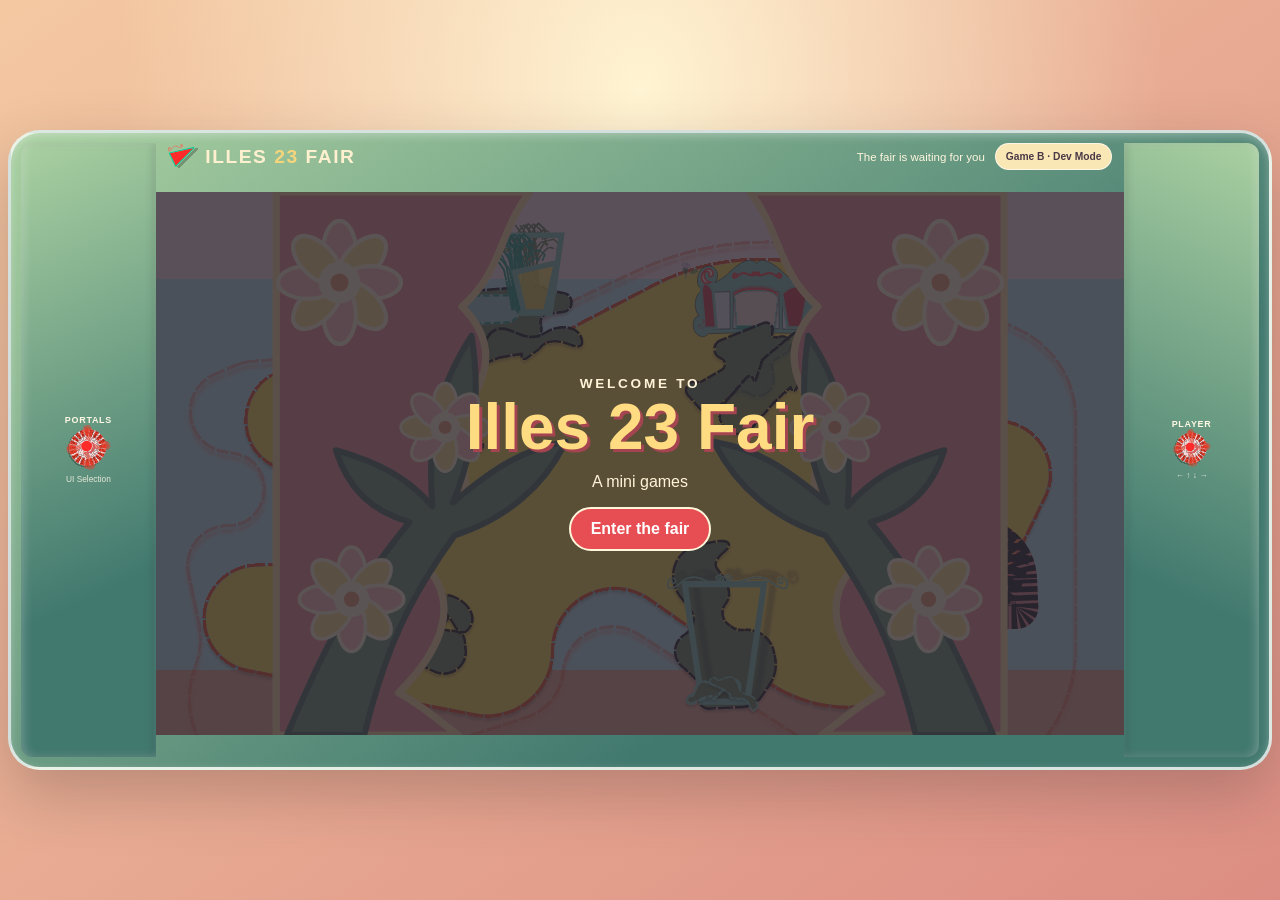
<file: index.html>
<!doctype html>
<html lang="en">
  <head>
    <meta charset="UTF-8">
    <meta name="viewport" content="width=device-width, initial-scale=1">
    <meta name="theme-color" content="#f3c6a1">
    <meta name="description" content="Explore Illes 23 Fair, an interactive portfolio by a game developer, producer, and illustrator.">
    <title>Illes 23 Fair — Interactive Portfolio</title>
    <link rel="stylesheet" href="style.css">
    <link rel="stylesheet" href="css/console-ui.css">
    <link rel="stylesheet" href="css/fair-map.css">
    <script type="module" src="js/main.js"></script>
  </head>
  <body data-mode="fair">
    <main class="console-shell" aria-label="Illes 23 Fair handheld console">
      <aside class="console-side console-side--left" aria-label="Portal selection and asset information">
        <section class="controls-panel">
          <h2 class="side-heading">Portals</h2>
          <div class="console-controller console-controller--portal" role="group" aria-label="Portal selection pad">
            <div class="control-pad">
              <!-- The shared SVG is loaded inline so its directional shadows can be animated. -->
              <div class="control-hit-targets">
                <button class="control-hit control-hit-up" type="button" data-action="portal-previous" data-pad-direction="up" aria-label="Select previous portal"></button>
                <button class="control-hit control-hit-left" type="button" data-action="portal-previous" data-pad-direction="left" aria-label="Select previous portal"></button>
                <button class="control-hit control-hit-center" type="button" data-action="confirm" data-pad-direction="center" aria-label="Enter the selected PO"></button>
                <button class="control-hit control-hit-right" type="button" data-action="portal-next" data-pad-direction="right" aria-label="Select next portal"></button>
                <button class="control-hit control-hit-down" type="button" data-action="portal-next" data-pad-direction="down" aria-label="Select next portal"></button>
              </div>
            </div>
          </div>
          <p class="control-hint">UI Selection</p>
        </section>
        <section class="side-panel dev-panel" aria-label="Development asset details">
          <h2 class="side-heading">Asset log</h2>
          <dl class="asset-stats">
            <div><dt>Time spent</dt><dd data-stat="time">Not connected</dd></div>
            <div><dt>Status</dt><dd data-stat="status">Prototype</dd></div>
            <div><dt>Description</dt><dd data-stat="description">Fair map and attraction portals</dd></div>
            <div><dt>Asset type</dt><dd data-stat="type">SVG · HTML · CSS</dd></div>
          </dl>
        </section>
      </aside>

      <section class="console-main" aria-label="Fair game screen">
        <header class="screen-header">
          <a class="brand" href="index.html" aria-label="Illes 23 Fair home">
            <img class="brand-sign" src="UILetterSignCombo.svg" alt="">
            <span class="brand-title">ILLES <span>23</span> FAIR</span>
          </a>
          <div class="screen-tools">
            <p class="screen-status" id="screen-status" aria-live="polite">The fair is waiting for you</p>
            <button class="mode-toggle" id="dev-mode-toggle" type="button" aria-pressed="false">
              Game B · Dev Mode
            </button>
          </div>
        </header>

        <div class="screen-frame">
          <section class="fair-viewport" id="fair-viewport" aria-label="Explore the fair map">
            <!-- The fair canvas is 1806x1013. Update all SVG viewBoxes and the CSS ratio together if it changes. -->
            <div class="fair-world" id="fair-world">
              <svg class="fair-art" id="fair-art" viewBox="0 0 1806 1013" preserveAspectRatio="xMidYMid meet" aria-hidden="true">
                <!-- backgrounds.svg loads as one image. For individual motion, split it into SVG groups
                     and add data-fair-asset="sun", "ferris-wheel", or "pagoda"; rules are in js/fair-scene-animator.js. -->
                <g data-art-src="backgrounds.svg" transform="translate(300 0)"></g>
                <!-- Main path size/position: change translate(X Y) to move it and scale(X Y)
                     to set width/height. Fence flowers inherit this exact transform in fair-map.js. -->
                <g data-art-src="WalkingPath&amp;Islandfence.svg" transform="translate(-425 -5) scale(1.25 1.25)"></g>
                <g class="po-art" data-po-id="PO04_LakeTour" data-art-src="PO_04_LakeTour.svg" transform="translate(300 55)"></g>
                <g class="po-art" data-po-id="PO07_FotoShootArea" data-art-src="PO_07_FotoShootArea.svg" transform="translate(605 75)"></g>
                <g class="po-art" data-po-id="PO05_TeatrinoArea" data-art-src="PO_05_TeatrinoArea.svg" transform="translate(955 115)"></g>
                <g class="po-art" data-po-id="PO03_CircusFishingGameArea" data-art-src="PO_03_CircusFishingGameArea.svg" transform="translate(340 320)"></g>
                <g class="po-art" data-po-id="PO02_ComicForeground" data-art-src="PO_02_ComicForeground.svg" transform="translate(245 500)"></g>
                <g class="po-art" data-po-id="PO00_EntranceArea" data-art-src="PO_00_EntranceArea.svg" transform="translate(820 600)"></g>
                <g class="po-art" data-po-id="PO06_BenchArea" data-art-src="PO_06_BenchArea.svg" transform="translate(1390 110)"></g>
                <g class="po-art" data-po-id="PO08_CafeteriaArea" data-art-src="PO_08_CafeteriaArea.svg" transform="translate(1250 500)"></g>
                <!-- Keep this group untransformed: fair-map.js syncs it to the main walking-path transform above. -->
                <g id="fence-flowers"></g>
                <g id="po-fence-flowers"></g>
              </svg>

              <svg class="walkable-layer" id="walkable-layer" viewBox="0 0 1806 1013" preserveAspectRatio="xMidYMid meet" aria-hidden="true">
                <g id="walkable-areas">
                  <!-- A short transparent connector joins the Comic green island to the main path. -->
                  <path class="walkable-area" fill="#000" opacity="0"
                    d="M430 630L472 643L454 697L412 684Z"></path>
                  <!-- These two layers contain no filled lawn shape, so provide matching PO walk areas. -->
                  <path class="walkable-area" fill="#000" opacity="0" data-po-id="PO06_BenchArea"
                    d="M1290 510H1460V669H1290Z"></path>
                  <path class="walkable-area" fill="#000" opacity="0" data-po-id="PO07_FotoShootArea"
                    d="M605 75H763V232H605Z"></path>
                </g>
              </svg>
              <svg class="po-outline-layer" id="po-outline-layer" viewBox="0 0 1806 1013" preserveAspectRatio="xMidYMid meet" aria-hidden="true">
                <g id="po-outlines"></g>
              </svg>

              <div class="player-marker" id="player-marker" role="img" aria-label="Player character">
                <!-- TODO: Replace this draft marker with a single transparent idle PNG.
                     For sprite animation, use a sprite-sheet background and select a row/frame
                     from player-controller.js based on facing and movement state. -->
                <span aria-hidden="true">✿</span>
              </div>
            </div>

            <!-- Keep POs sorted by number. Zone and gate coordinates are percentages of this canvas. -->
            <nav class="portal-layer" aria-label="Fair attractions">
              <a class="portal interactive-animated-object" href="pages/comic-game.html" aria-label="Enter PO 02, Comic" data-interaction-x="22" data-interaction-y="68" data-interaction-radius="9" data-interaction-dialog="Enter the Comic attraction" data-portal="PO02_ComicForeground" data-po-id="PO02_ComicForeground" data-gate-x="22" data-gate-y="68" data-zone-x="13" data-zone-y="50" data-zone-width="22" data-zone-height="38" style="--portal-x: 24%; --portal-y: 58%;">
                <img class="portal-sign-art" src="UILetterSignCombo.svg" alt="">
                <span class="portal-sign-content"><span class="portal-number">02</span><span class="portal-name">Comic</span></span>
                <span class="portal-confirm-cue" aria-hidden="true">ENTER</span>
              </a>
              <a class="portal portal--fishing interactive-animated-object" href="https://illes66.github.io/Fishes/" aria-label="Enter PO 03, Circus Fishing" data-interaction-x="34" data-interaction-y="45" data-interaction-radius="9" data-interaction-dialog="Enter the Circus Fishing attraction" data-portal="PO03_CircusFishingGameArea" data-po-id="PO03_CircusFishingGameArea" data-gate-x="34" data-gate-y="45" data-zone-x="19" data-zone-y="32" data-zone-width="18" data-zone-height="19" style="--portal-x: 29%; --portal-y: 37%;">
                <img class="portal-sign-art" src="UILetterSignCombo.svg" alt="">
                <span class="portal-sign-content"><span class="portal-number">03</span><span class="portal-name">Circus · Fishing</span></span>
                <span class="portal-confirm-cue" aria-hidden="true">ENTER</span>
              </a>
              <a class="portal portal--lake interactive-animated-object" href="pages/lake-tour.html" aria-label="Enter PO 04, Lake Tour" data-interaction-x="38" data-interaction-y="29" data-interaction-radius="9" data-interaction-dialog="Enter the Lake Tour attraction" data-portal="PO04_LakeTour" data-po-id="PO04_LakeTour" data-gate-x="38" data-gate-y="29" data-zone-x="17" data-zone-y="5" data-zone-width="32" data-zone-height="31" style="--portal-x: 34%; --portal-y: 20%;">
                <img class="portal-sign-art" src="UILetterSignCombo.svg" alt="">
                <span class="portal-sign-content"><span class="portal-number">04</span><span class="portal-name">Lake Tour</span></span>
                <span class="portal-confirm-cue" aria-hidden="true">ENTER</span>
              </a>
              <a class="portal portal--future interactive-animated-object" href="pages/attraction.html?po=PO05_TeatrinoArea" aria-label="Enter PO 05, Teatrino" data-interaction-x="58" data-interaction-y="42" data-interaction-radius="9" data-interaction-dialog="Enter the Teatrino attraction" data-portal="PO05_TeatrinoArea" data-po-id="PO05_TeatrinoArea" data-gate-x="58" data-gate-y="42" data-zone-x="53" data-zone-y="11" data-zone-width="19" data-zone-height="36" style="--portal-x: 61%; --portal-y: 30%;">
                <img class="portal-sign-art" src="UILetterSignCombo.svg" alt="">
                <span class="portal-sign-content"><span class="portal-number">05</span><span class="portal-name">Teatrino</span></span>
                <span class="portal-confirm-cue" aria-hidden="true">ENTER</span>
              </a>
              <a class="portal portal--future interactive-animated-object" href="pages/attraction.html?po=PO06_BenchArea" aria-label="Enter PO 06, Bench" data-interaction-x="75" data-interaction-y="57" data-interaction-radius="9" data-interaction-dialog="Enter the Bench attraction" data-portal="PO06_BenchArea" data-po-id="PO06_BenchArea" data-gate-x="75" data-gate-y="57" data-zone-x="71" data-zone-y="50" data-zone-width="12" data-zone-height="16" style="--portal-x: 77%; --portal-y: 57%;">
                <img class="portal-sign-art" src="UILetterSignCombo.svg" alt="">
                <span class="portal-sign-content"><span class="portal-number">06</span><span class="portal-name">Bench</span></span>
                <span class="portal-confirm-cue" aria-hidden="true">ENTER</span>
              </a>
              <a class="portal portal--future interactive-animated-object" href="pages/attraction.html?po=PO07_FotoShootArea" aria-label="Enter PO 07, Photo Shoot" data-interaction-x="40" data-interaction-y="18" data-interaction-radius="9" data-interaction-dialog="Enter the Photo Shoot attraction" data-portal="PO07_FotoShootArea" data-po-id="PO07_FotoShootArea" data-gate-x="40" data-gate-y="18" data-zone-x="33" data-zone-y="7" data-zone-width="10" data-zone-height="16" style="--portal-x: 40%; --portal-y: 16%;">
                <img class="portal-sign-art" src="UILetterSignCombo.svg" alt="">
                <span class="portal-sign-content"><span class="portal-number">07</span><span class="portal-name">Photo Shoot</span></span>
                <span class="portal-confirm-cue" aria-hidden="true">ENTER</span>
              </a>
              <a class="portal portal--future interactive-animated-object" href="pages/attraction.html?po=PO08_CafeteriaArea" aria-label="Enter PO 08, Cafeteria" data-interaction-x="77" data-interaction-y="69" data-interaction-radius="9" data-interaction-dialog="Enter the Cafeteria attraction" data-portal="PO08_CafeteriaArea" data-po-id="PO08_CafeteriaArea" data-gate-x="77" data-gate-y="69" data-zone-x="70" data-zone-y="66" data-zone-width="22" data-zone-height="22" style="--portal-x: 84%; --portal-y: 66%;">
                <img class="portal-sign-art" src="UILetterSignCombo.svg" alt="">
                <span class="portal-sign-content"><span class="portal-number">08</span><span class="portal-name">Cafeteria</span></span>
                <span class="portal-confirm-cue" aria-hidden="true">ENTER</span>
              </a>
            </nav>

            <div class="welcome-overlay" id="welcome-overlay">
              <p class="welcome-label">Welcome to</p>
              <h1>Illes 23 Fair</h1>
              <p>A mini games</p>
              <button class="enter-button" id="enter-fair" type="button">Enter the fair</button>
            </div>

            <!-- TODO: Replace these simple flower SVGs with the finished foreground artwork.
                 Keep them as separate layers so enterFair() can move them out of the viewport.
                 Ticket-office SVG export from Figma, Inkscape, or an iPad drawing app: keep a source
                 copy; export with a responsive viewBox; use clear IDs for paths targeted by CSS/JS;
                 add title/description for standalone artwork; then run SVGO with conservative
                 precision and remove editor metadata.
                 Check the optimized SVG in-browser and confirm filters, clipping, and embedded
                 raster links still work. SVGO does not optimize embedded PNGs; optimize those
                 separately and avoid embedding large raster images in the SVG when possible. -->
            <div class="flower-transition-backdrop" aria-hidden="true"></div>
            <div class="flower-curtain flower-curtain--left" id="flower-left" aria-hidden="true">
              <img src="assets/flower-curtain.svg" alt="">
            </div>
            <div class="flower-curtain flower-curtain--right" id="flower-right" aria-hidden="true">
              <img src="assets/flower-curtain.svg" alt="">
            </div>
            <!--<p class="portal-prompt" id="portal-prompt" aria-live="polite">Select a PO, then click its highlighted entrance or press Space / center to enter.</p>
          -->
          </section>
        </div>

        <footer class="screen-footer">
          <!--<span>UI Portal Selection ← ↑ ↓ →</span>
          <span>Player Map ← ↑ ↓ → </span>-->
        </footer>
      </section>

      <aside class="console-side console-side--right" aria-label="Player movement and asset information">
        <section class="controls-panel">
          <h2 class="side-heading">Player   </h2>
          <div class="console-controller console-controller--player" role="group" aria-label="Player movement pad">
            <div class="control-pad">
              <div class="control-hit-targets">
                <button class="control-hit control-hit-up" type="button" data-action="move-up" data-pad-direction="up" aria-label="Move player up"></button>
                <button class="control-hit control-hit-left" type="button" data-action="move-left" data-pad-direction="left" aria-label="Move player left"></button>
                <button class="control-hit control-hit-center" type="button" data-action="confirm" data-pad-direction="center" aria-label="Enter the selected PO"></button>
                <button class="control-hit control-hit-right" type="button" data-action="move-right" data-pad-direction="right" aria-label="Move player right"></button>
                <button class="control-hit control-hit-down" type="button" data-action="move-down" data-pad-direction="down" aria-label="Move player down"></button>
              </div>
            </div>
          </div>
          <p class="control-hint"> ← ↑ ↓ →</p>
        </section>
        <section class="side-panel dev-panel" aria-label="Asset tracker connection">
          <h2 class="side-heading">Tracker</h2>
          <p class="tracker-note">Live Jira / Sheets data can be connected here later.</p>
          <p class="tracker-note">Publish a read-only, minimal data feed. Never place API keys or private project data in browser code.</p>
        </section>
      </aside>
    </main>
  </body>
</html>
</file>
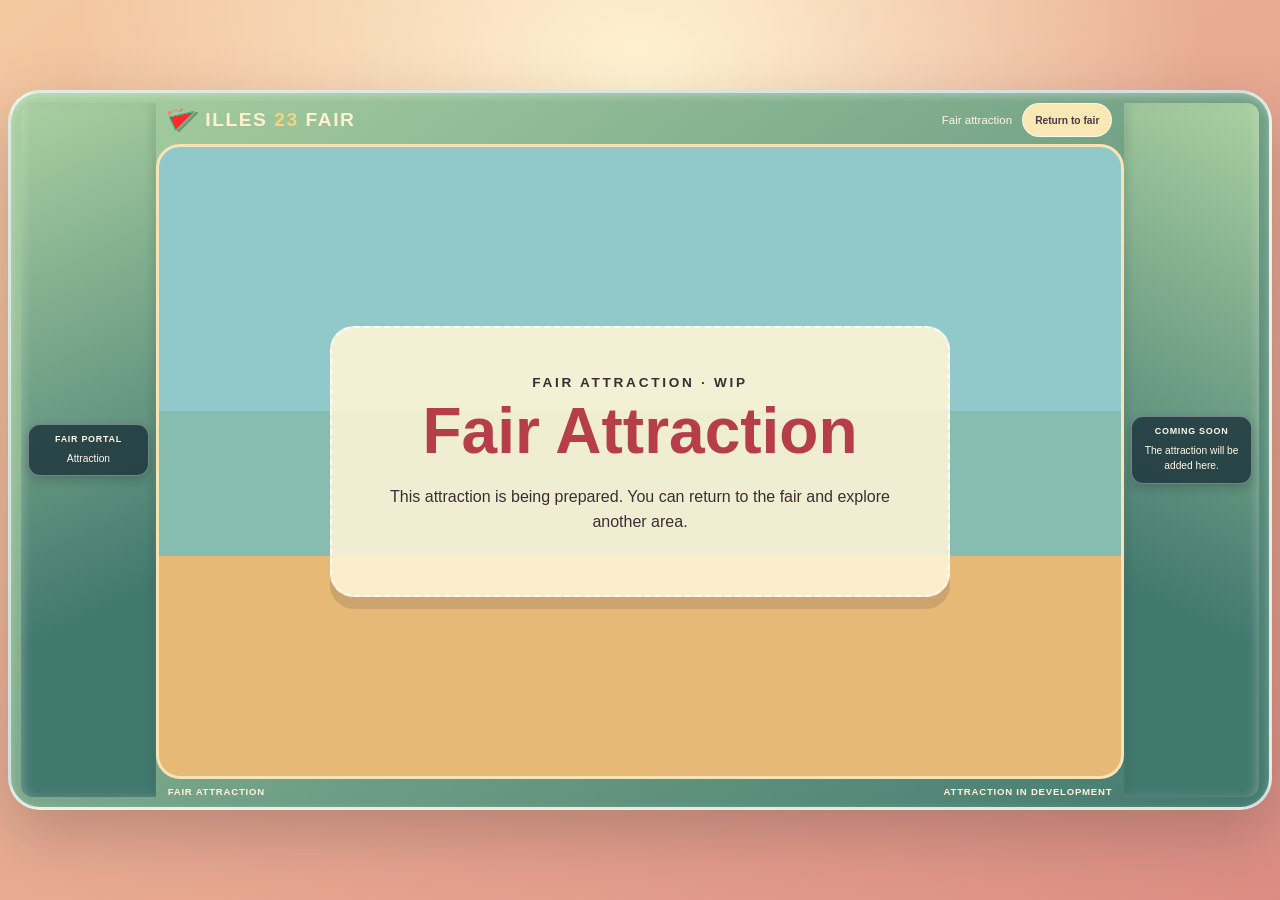
<file: pages/attraction.html>
<!doctype html>
<html lang="en">
  <head>
    <meta charset="UTF-8">
    <meta name="viewport" content="width=device-width, initial-scale=1">
    <meta name="theme-color" content="#91c9cb">
    <title>Fair Attraction — Illes 23 Fair</title>
    <link rel="stylesheet" href="../css/console-ui.css">
    <link rel="stylesheet" href="../css/fair-map.css">
    <link rel="stylesheet" href="../css/mini-game-themes.css">
  </head>
  <body class="mini-game-body">
    <main class="mini-game-console console-shell" data-mini-game="attraction">
      <aside class="console-side console-side--left" aria-label="Attraction details">
        <section class="side-panel mini-game-side-panel">
          <h2 class="side-heading" id="mini-game-side-number">Fair Portal</h2>
          <p id="mini-game-side-title">Attraction</p>
        </section>
      </aside>
      <section class="console-main mini-game-main" aria-label="Attraction screen">
        <header class="screen-header">
          <a class="brand" href="../index.html" aria-label="Illes 23 Fair home">
            <img class="brand-sign" src="../UILetterSignCombo.svg" alt="">
            <span class="brand-title">ILLES <span>23</span> FAIR</span>
          </a>
          <div class="screen-tools">
            <p class="screen-status">Fair attraction</p>
            <a class="mini-game-return" href="../index.html">Return to fair</a>
          </div>
        </header>
        <section class="mini-game-screen" id="fair-attraction" data-mini-game="attraction" aria-labelledby="attraction-title">
          <div class="mini-game-card">
            <p class="welcome-label" id="attraction-number">Fair Attraction · WIP</p>
            <h1 id="attraction-title">Fair Attraction</h1>
            <p id="attraction-description">This attraction is being prepared. You can return to the fair and explore another area.</p>
          </div>
        </section>
        <footer class="screen-footer">
          <span>FAIR ATTRACTION</span>
          <span>ATTRACTION IN DEVELOPMENT</span>
        </footer>
      </section>
      <aside class="console-side console-side--right" aria-label="Attraction status">
        <section class="side-panel mini-game-side-panel">
          <h2 class="side-heading">Coming soon</h2>
          <p>The attraction will be added here.</p>
        </section>
      </aside>
    </main>
    <div class="flower-transition-backdrop" aria-hidden="true"></div>
    <div class="flower-curtain flower-curtain--left" aria-hidden="true"><img src="../assets/flower-curtain.svg" alt=""></div>
    <div class="flower-curtain flower-curtain--right" aria-hidden="true"><img src="../assets/flower-curtain.svg" alt=""></div>
    <script type="module" src="attraction-page.js"></script>
  </body>
</html>
</file>
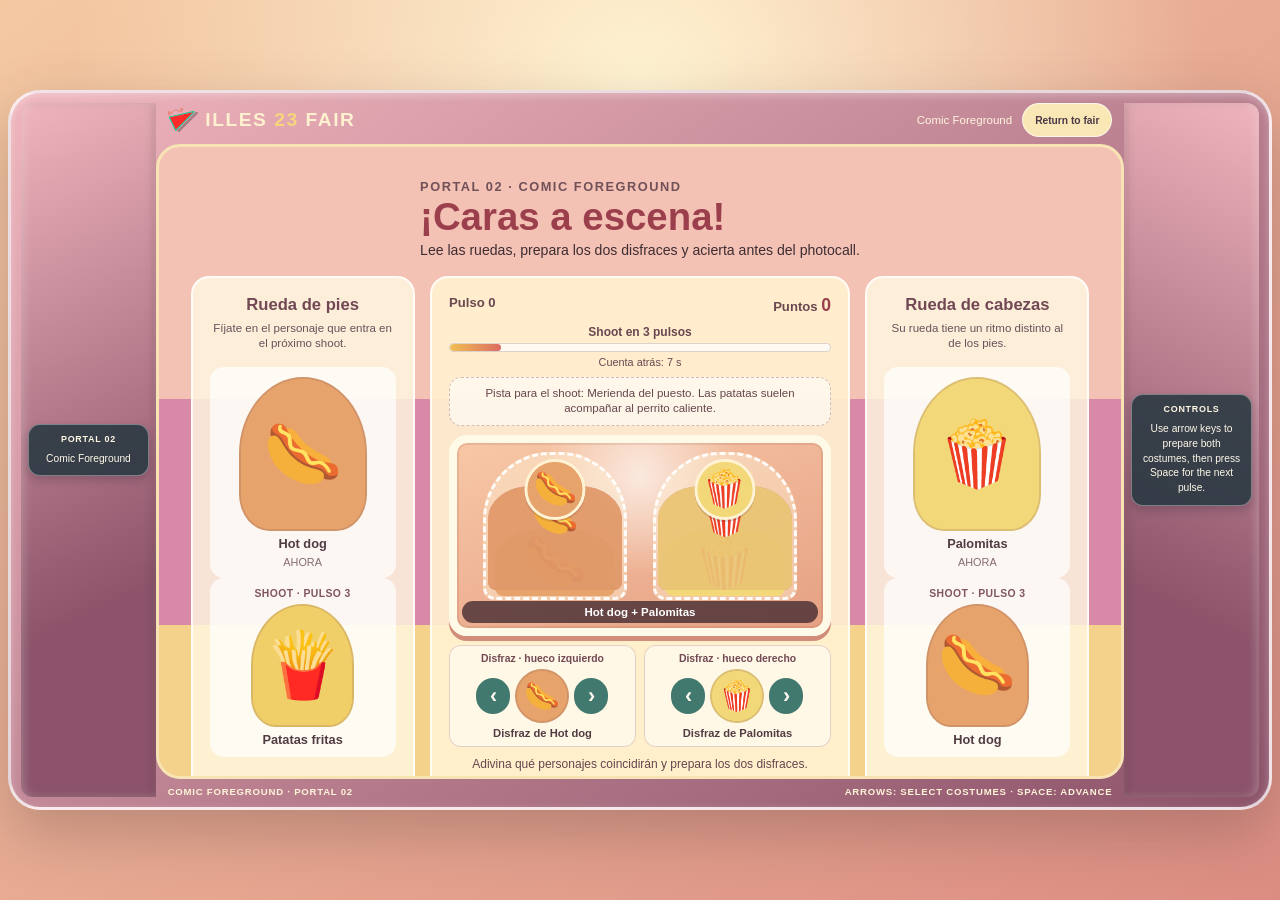
<file: pages/comic-game.html>
<!doctype html>
<html lang="es">
  <head>
    <meta charset="UTF-8">
    <meta name="viewport" content="width=device-width, initial-scale=1">
    <meta name="theme-color" content="#f4c2b5">
    <title>Comic Foreground — Illes 23 Fair</title>
    <link rel="stylesheet" href="../css/console-ui.css">
    <link rel="stylesheet" href="../css/fair-map.css">
    <link rel="stylesheet" href="../css/mini-game-themes.css">
    <link rel="stylesheet" href="../css/comic-game.css">
  </head>
  <body class="mini-game-body">
    <main class="mini-game-console console-shell" data-mini-game="comic">
      <aside class="console-side console-side--left" aria-label="Comic attraction details">
        <section class="side-panel mini-game-side-panel">
          <h2 class="side-heading">Portal 02</h2>
          <p>Comic Foreground</p>
        </section>
      </aside>
      <section class="console-main mini-game-main" aria-label="Comic Foreground game screen">
        <header class="screen-header">
          <a class="brand" href="../index.html" aria-label="Illes 23 Fair home">
            <img class="brand-sign" src="../UILetterSignCombo.svg" alt="">
            <span class="brand-title">ILLES <span>23</span> FAIR</span>
          </a>
          <div class="screen-tools">
            <p class="screen-status">Comic Foreground</p>
            <a class="mini-game-return" href="../index.html">Return to fair</a>
          </div>
        </header>
        <section class="mini-game-screen comic-game-screen" id="comic-game" data-mini-game="comic" aria-labelledby="comic-game-title">
          <header class="comic-header">
            <div>
              <p class="welcome-label">Portal 02 · Comic Foreground</p>
              <h1 id="comic-game-title">¡Caras a escena!</h1>
              <p class="comic-intro">Lee las ruedas, prepara los dos disfraces y acierta antes del photocall.</p>
            </div>
          </header>

          <div class="comic-game-layout">
          <section class="prediction-panel prediction-panel--feet" aria-labelledby="feet-wheel-title">
            <h2 id="feet-wheel-title">Rueda de pies</h2>
            <p class="prediction-hint">Fíjate en el personaje que entra en el próximo shoot.</p>
            <div class="wheel-window">
              <div class="wheel-art" id="current-feet"></div>
              <strong id="current-feet-name"></strong>
              <span>Ahora</span>
            </div>
            <div class="forecast-window">
              <span class="prediction-pulse" id="feet-shoot-pulse">Próximo shoot</span>
              <div class="wheel-art wheel-art--forecast" id="forecast-feet"></div>
              <strong id="forecast-feet-name"></strong>
            </div>
            </section>

          <section class="booth-panel" aria-label="Photocall de parejas">
            <div class="booth-topline">
              <span class="pulse-counter" id="pulse-counter">Pulso 0</span>
              <span class="score-counter">Puntos <strong id="score">0</strong></span>
            </div>

            <div class="shoot-countdown" aria-live="polite">
              <strong id="shoot-countdown-label">Shoot en 3 pulsos</strong>
              <div class="shoot-progress" role="progressbar" aria-label="Tiempo hasta el próximo photocall" aria-valuemin="0" aria-valuemax="100" aria-valuenow="0">
                <span id="shoot-progress-fill"></span>
              </div>
              <span id="clock-note">Cuenta atrás: 8 s</span>
            </div>

            <div class="shoot-clue" id="shoot-clue">
              Pista del próximo photocall: observa qué tienen en común los dos personajes.
            </div>

            <div class="photo-stage" id="photo-stage" data-result="neutral" aria-label="Photocall con dos huecos">
              <div class="stage-flash" aria-hidden="true"></div>
              <div class="photo-pair">
                <div class="photo-character" id="photo-left" aria-label="Personaje del hueco izquierdo">
                  <div class="photo-head" id="photo-left-head"></div>
                  <div class="photo-costume" id="photo-left-costume"></div>
                  <div class="photo-feet" id="photo-left-feet"></div>
                </div>
                <div class="photo-character" id="photo-right" aria-label="Personaje del hueco derecho">
                  <div class="photo-head" id="photo-right-head"></div>
                  <div class="photo-costume" id="photo-right-costume"></div>
                  <div class="photo-feet" id="photo-right-feet"></div>
                </div>
              </div>
              <div class="stage-caption" id="stage-caption">¡Busca la pareja!</div>
            </div>

            <div class="costume-wheels" aria-label="Ruedas independientes de disfraces">
              <section class="costume-wheel" aria-labelledby="costume-left-title">
                <h3 id="costume-left-title">Disfraz · hueco izquierdo</h3>
                <div class="costume-window">
                  <button class="game-button game-button--wheel" id="costume-left-previous" type="button" aria-label="Disfraz izquierdo anterior">‹</button>
                  <div class="costume-preview" id="costume-left-preview"></div>
                  <button class="game-button game-button--wheel" id="costume-left-next" type="button" aria-label="Disfraz izquierdo siguiente">›</button>
                </div>
                <strong class="costume-name" id="costume-left-name"></strong>
              </section>
              <section class="costume-wheel" aria-labelledby="costume-right-title">
                <h3 id="costume-right-title">Disfraz · hueco derecho</h3>
                <div class="costume-window">
                  <button class="game-button game-button--wheel" id="costume-right-previous" type="button" aria-label="Disfraz derecho anterior">‹</button>
                  <div class="costume-preview" id="costume-right-preview"></div>
                  <button class="game-button game-button--wheel" id="costume-right-next" type="button" aria-label="Disfraz derecho siguiente">›</button>
                </div>
                <strong class="costume-name" id="costume-right-name"></strong>
              </section>
            </div>

            <p class="result-message" id="result-message" aria-live="polite">Adivina qué personajes coincidirán y prepara los dos disfraces.</p>

            <div class="round-controls">
              <button class="game-button" id="advance-round" type="button">Siguiente pulso</button>
              <button class="game-button game-button--quiet" id="pause-game" type="button" aria-pressed="false">Pausar</button>
              <button class="game-button game-button--quiet" id="restart-game" type="button">Reiniciar</button>
            </div>
          </section>

          <section class="prediction-panel prediction-panel--heads" aria-labelledby="heads-wheel-title">
            <h2 id="heads-wheel-title">Rueda de cabezas</h2>
            <p class="prediction-hint">Su rueda tiene un ritmo distinto al de los pies.</p>
            <div class="wheel-window">
              <div class="wheel-art" id="current-head"></div>
              <strong id="current-head-name"></strong>
              <span>Ahora</span>
            </div>
            <div class="forecast-window">
              <span class="prediction-pulse" id="heads-shoot-pulse">Próximo shoot</span>
              <div class="wheel-art wheel-art--forecast" id="forecast-head"></div>
              <strong id="forecast-head-name"></strong>
            </div>
          </section>
        </div>

        <p class="game-instructions">
          Las ruedas de personajes tienen ritmos distintos; los disfraces giran con cada pulso hasta que los cambies. Al mover un selector, queda fijado hasta el siguiente shoot. Usa ←/→ para el hueco izquierdo, ↑/↓ para el derecho y Espacio para avanzar.
        </p>
      </section>
        <footer class="screen-footer">
          <span>COMIC FOREGROUND · PORTAL 02</span>
          <span>ARROWS: SELECT COSTUMES · SPACE: ADVANCE</span>
        </footer>
      </section>
      <aside class="console-side console-side--right" aria-label="Comic game controls">
        <section class="side-panel mini-game-side-panel">
          <h2 class="side-heading">Controls</h2>
          <p>Use arrow keys to prepare both costumes, then press Space for the next pulse.</p>
        </section>
      </aside>
    </main>
    <div class="flower-transition-backdrop" aria-hidden="true"></div>
    <div class="flower-curtain flower-curtain--left" aria-hidden="true"><img src="../assets/flower-curtain.svg" alt=""></div>
    <div class="flower-curtain flower-curtain--right" aria-hidden="true"><img src="../assets/flower-curtain.svg" alt=""></div>
    <script type="module" src="comic-game.js"></script>
  </body>
</html>
</file>
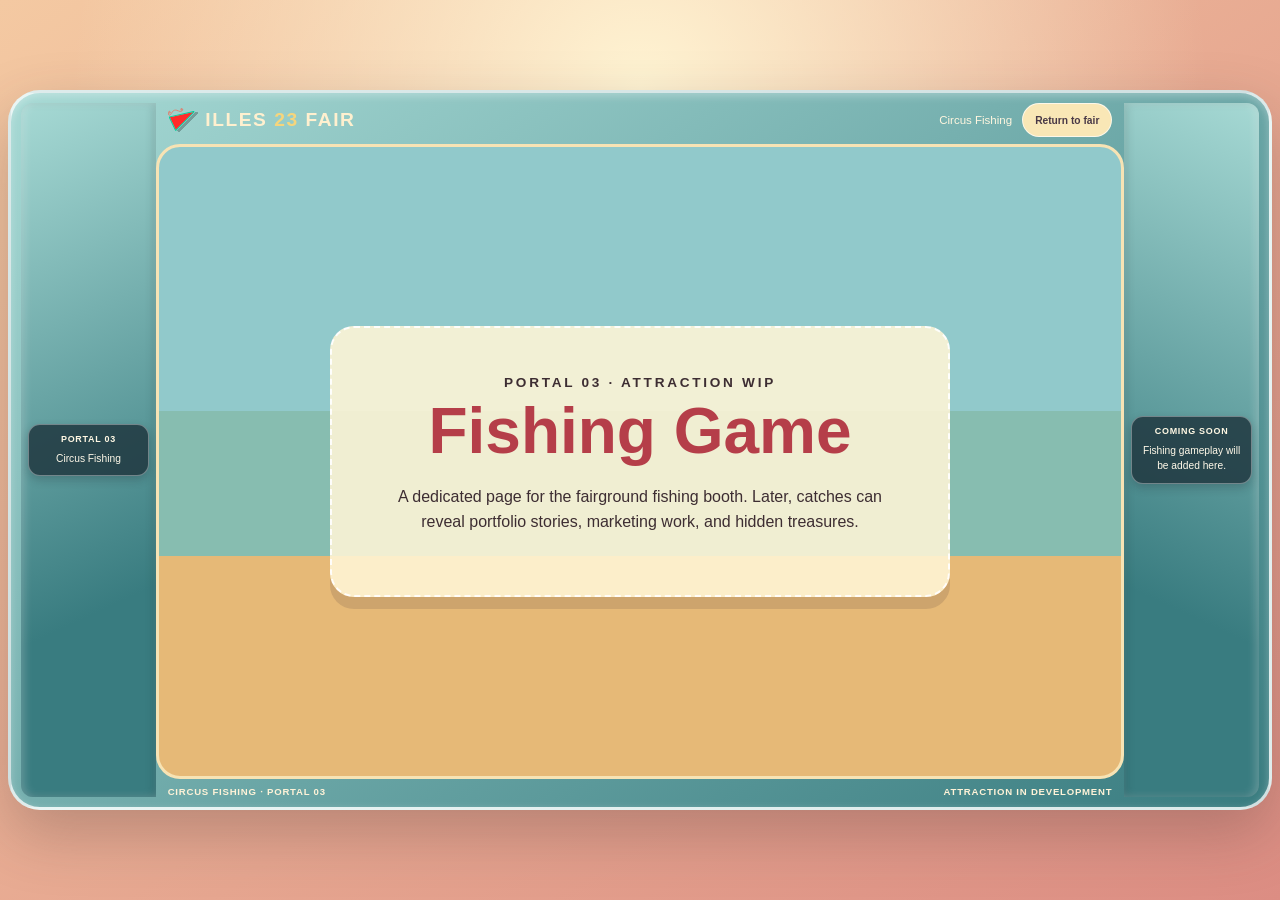
<file: pages/fishing-game.html>
<!doctype html>
<html lang="en">
  <head>
    <meta charset="UTF-8">
    <meta name="viewport" content="width=device-width, initial-scale=1">
    <meta name="theme-color" content="#91c9cb">
    <title>Fishing Game — Illes 23 Fair</title>
    <link rel="stylesheet" href="../css/console-ui.css">
    <link rel="stylesheet" href="../css/fair-map.css">
    <link rel="stylesheet" href="../css/mini-game-themes.css">
  </head>
  <body class="mini-game-body">
    <main class="mini-game-console console-shell" data-mini-game="fishing">
      <aside class="console-side console-side--left" aria-label="Fishing attraction details">
        <section class="side-panel mini-game-side-panel">
          <h2 class="side-heading">Portal 03</h2>
          <p>Circus Fishing</p>
        </section>
      </aside>
      <section class="console-main mini-game-main" aria-label="Fishing game screen">
        <header class="screen-header">
          <a class="brand" href="../index.html" aria-label="Illes 23 Fair home">
            <img class="brand-sign" src="../UILetterSignCombo.svg" alt="">
            <span class="brand-title">ILLES <span>23</span> FAIR</span>
          </a>
          <div class="screen-tools">
            <p class="screen-status">Circus Fishing</p>
            <a class="mini-game-return" href="../index.html">Return to fair</a>
          </div>
        </header>
        <section class="mini-game-screen" id="fishing-game" data-mini-game="fishing" aria-labelledby="fishing-game-title">
          <div class="mini-game-card">
            <p class="welcome-label">Portal 03 · Attraction WIP</p>
            <h1 id="fishing-game-title">Fishing Game</h1>
            <p>A dedicated page for the fairground fishing booth. Later, catches can reveal portfolio stories, marketing work, and hidden treasures.</p>
            <!-- TODO: Port the fishing prototype into this page as an independent module.
                 Keep its gameplay input bindings separate from the fair-map movement rules. -->
          </div>
        </section>
        <footer class="screen-footer">
          <span>CIRCUS FISHING · PORTAL 03</span>
          <span>ATTRACTION IN DEVELOPMENT</span>
        </footer>
      </section>
      <aside class="console-side console-side--right" aria-label="Fishing game information">
        <section class="side-panel mini-game-side-panel">
          <h2 class="side-heading">Coming soon</h2>
          <p>Fishing gameplay will be added here.</p>
        </section>
      </aside>
    </main>
    <div class="flower-transition-backdrop" aria-hidden="true"></div>
    <div class="flower-curtain flower-curtain--left" aria-hidden="true"><img src="../assets/flower-curtain.svg" alt=""></div>
    <div class="flower-curtain flower-curtain--right" aria-hidden="true"><img src="../assets/flower-curtain.svg" alt=""></div>
    <script type="module" src="fishing-game.js"></script>
  </body>
</html>
</file>
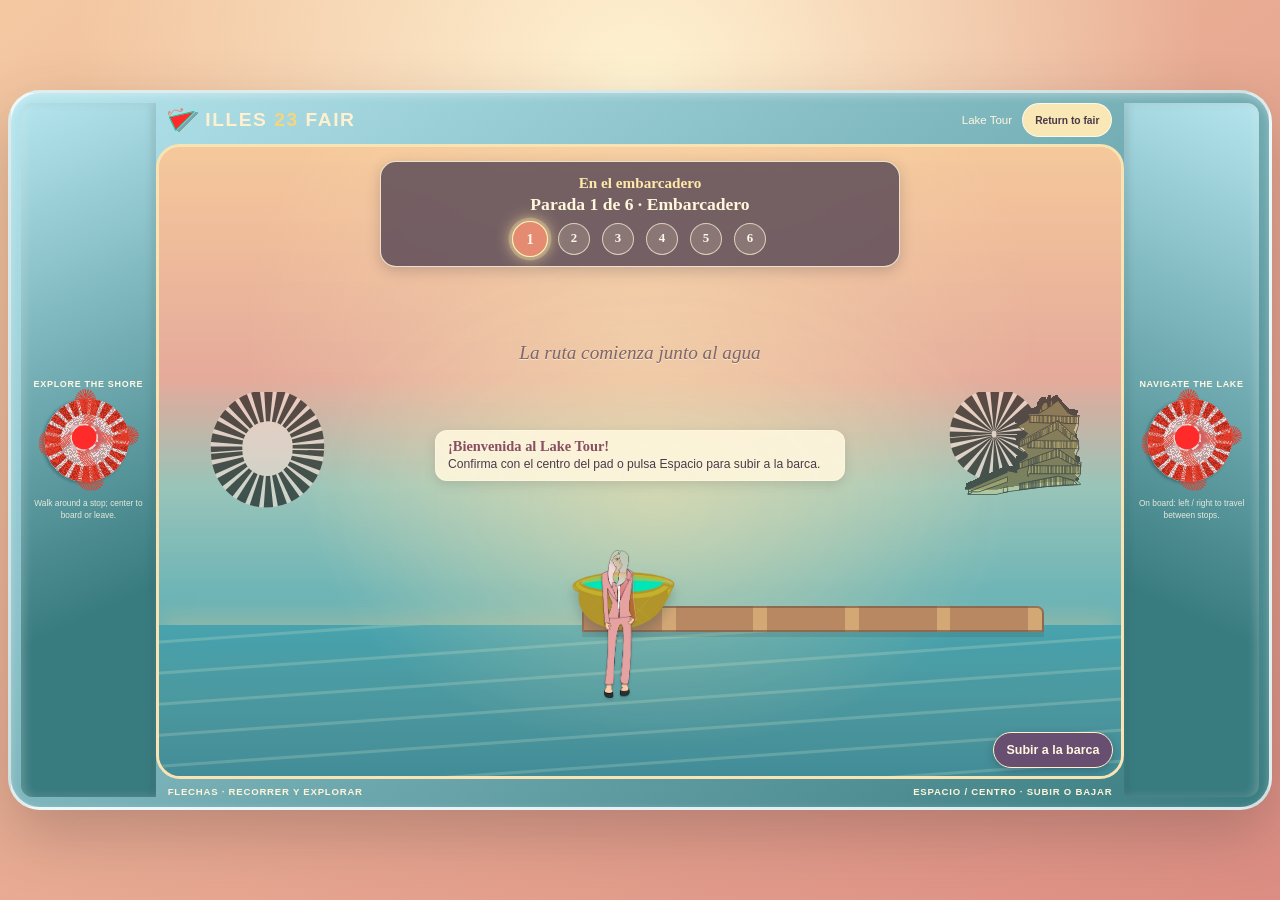
<file: pages/lake-tour.html>
<!doctype html>
<html lang="en">
  <head>
    <meta charset="UTF-8">
    <meta name="viewport" content="width=device-width, initial-scale=1">
    <meta name="theme-color" content="#91c9cb">
    <title>Lake Tour — Illes 23 Fair</title>
    <link rel="stylesheet" href="../css/console-ui.css">
    <link rel="stylesheet" href="../css/fair-map.css">
    <link rel="stylesheet" href="../css/mini-game-themes.css">
    <link rel="stylesheet" href="../css/lake-tour.css">
  </head>
  <body class="mini-game-body">
    <main class="mini-game-console console-shell" data-mini-game="lake-tour">
      <aside class="console-side console-side--left" aria-label="Lake Tour movement controls">
        <section class="controls-panel">
          <h2 class="side-heading">Explore the shore</h2>
          <div class="console-controller" role="group" aria-label="Move Renata on shore">
            <div class="control-pad">
              <div class="control-hit-targets">
                <button class="control-hit control-hit-up" type="button" data-lake-action="walk-up" aria-label="Walk up"></button>
                <button class="control-hit control-hit-left" type="button" data-lake-action="walk-left" aria-label="Walk left"></button>
                <button class="control-hit control-hit-center" type="button" data-lake-action="interact" aria-label="Board or leave the boat"></button>
                <button class="control-hit control-hit-right" type="button" data-lake-action="walk-right" aria-label="Walk right"></button>
                <button class="control-hit control-hit-down" type="button" data-lake-action="walk-down" aria-label="Walk down"></button>
              </div>
            </div>
          </div>
          <p class="control-hint">Walk around a stop; center to board or leave.</p>
        </section>
      </aside>

      <section class="console-main mini-game-main" aria-label="Lake Tour game">
        <header class="screen-header">
          <a class="brand" href="../index.html" aria-label="Illes 23 Fair home">
            <img class="brand-sign" src="../UILetterSignCombo.svg" alt="">
            <span class="brand-title">ILLES <span>23</span> FAIR</span>
          </a>
          <div class="screen-tools">
            <p class="screen-status">Lake Tour</p>
            <a class="mini-game-return" href="../index.html">Return to fair</a>
          </div>
        </header>

        <section class="mini-game-screen lake-tour-screen" id="lake-tour-game" data-mini-game="lake-tour" aria-labelledby="lake-tour-title">
          <h1 class="lake-tour-visually-hidden" id="lake-tour-title">Lake Tour</h1>
          <div class="lake-tour-game" tabindex="0" aria-label="Lake Tour. Use the arrow keys to travel and explore.">
            <div class="lake-tour-hud">
              <p class="lake-tour-phase" id="lake-tour-phase">En el embarcadero</p>
              <p class="lake-tour-stop" id="lake-tour-stop" aria-live="polite">Parada 1 de 6 · Embarcadero</p>
              <nav class="lake-tour-route" aria-label="Lake Tour stops">
                <button type="button" data-lake-stop="0" aria-label="Go to stop 1, Embarcadero" aria-current="step">1</button>
                <button type="button" data-lake-stop="1" aria-label="Go to stop 2, Juncos">2</button>
                <button type="button" data-lake-stop="2" aria-label="Go to stop 3, Torres Blancas">3</button>
                <button type="button" data-lake-stop="3" aria-label="Go to stop 4, Jardín del Turia">4</button>
                <button type="button" data-lake-stop="4" aria-label="Go to stop 5, Pagoda">5</button>
                <button type="button" data-lake-stop="5" aria-label="Go to stop 6, Atardecer">6</button>
              </nav>
            </div>

            <div class="lake-tour-world" aria-hidden="true">
              <section class="lake-stop" data-stop="0" style="left: 0%">
                <p class="lake-horizon-caption">La ruta comienza junto al agua</p>
                <!-- backgrounds.svg (1183x181) is used as a distant horizon layer, not a full-screen backdrop. -->
                <img class="lake-horizon-art" src="../backgrounds.svg" alt="">
                <div class="lake-dock"></div>
              </section>
              <section class="lake-stop" data-stop="1" style="left: 16.6667%">
                <p class="lake-horizon-caption">El viento dibuja ondas entre los juncos</p>
                <div class="lake-reeds" aria-hidden="true"><i></i><i></i><i></i><i></i><i></i><i></i></div>
                <div class="lake-dock"></div>
              </section>
              <section class="lake-stop" data-stop="2" style="left: 33.3333%">
                <p class="lake-horizon-caption">Las Torres Blancas aparecen en el horizonte</p>
                <div class="lake-tower-landmark">
                  <img class="lake-tower-art" src="../TorresBlancas.svg" alt="">
                  <svg class="lake-tower-outline" viewBox="0 0 207 343" aria-hidden="true">
                    <!-- Mirrors the outer contour in TorresBlancas.svg; keep this path in sync with that asset. -->
                    <path d="M4.16846 334.009L7.14147 267.662L14.6887 146.426L14.9643 140.413C10.538 134.651 7.03079 118.921 17.2456 114.223C-2.98236 98.1717 15.6109 65.1497 36.6321 85.7478L41.1209 84.905C45.9287 66.0937 67.9574 70.5485 71.8356 84.6664C72.3361 83.0117 74.4709 81.3344 76.6264 80.1874C78.8224 79.0189 81.04 78.4009 81.5727 78.9184L81.6564 77.749L81.7151 76.9272C81.7151 76.9272 84.1138 73.1511 89.0896 71.1748C91.436 70.2429 94.3555 69.7112 97.8668 70.1643C115.863 74.4577 108.505 100.509 103.879 103.466C107.303 105.555 108.854 113.212 107.852 119.626C107.633 121.029 106.286 122.743 106.274 122.858C106.006 125.457 105.004 127.253 100.934 130.801L101.944 143.33C102.77 143.09 106.465 142.684 108.918 146.169C109.292 147.977 109.593 150.986 109.457 152.891C109.399 146.012 102.205 147.26 102.27 147.108L102.798 152.298C102.798 152.223 108.013 151.993 109.352 154.856C110.913 158.194 109.754 162.898 109.777 161.527C109.893 154.735 102.946 156.361 102.946 156.361L103.443 161.766C103.455 161.896 109.583 161.826 110.281 164.581C110.909 167.057 111.024 170.526 110.789 169.787C110.31 168.284 109.115 165.617 103.813 165.365L104.008 171.312C104.008 171.312 110.458 172.146 111.107 174.367C111.599 176.051 111.276 181.359 111.258 180.525C111.134 174.848 105.802 174.534 104.167 175.374L104.743 181.69C104.696 181.177 110.364 181.906 111.637 184.141C112.659 185.935 111.597 191.297 111.763 190.561C112.993 185.094 104.753 186.015 104.679 185.735L104.987 191.891C105.005 192.236 110.873 191.021 112.527 194.416C113.458 196.325 112.766 200.039 112.766 200.039C112.553 195.272 106.641 195.846 105.582 195.954L105.899 202.419C105.91 202.642 113.061 201.862 113.485 206.239C113.704 208.498 114.212 210.428 112.987 211.552C115.184 207.744 108.871 206.303 106.648 206.833L106.643 213.726C106.643 213.785 114.406 213.605 114.321 217.381C114.28 219.223 114.787 222.256 113.461 222.234C116.032 218.651 107.069 216.83 107.124 218.687L107.311 225.019C107.311 225.019 110.729 223.996 115.036 227.366C115.036 227.366 115.356 231.111 114.963 232.594C114.691 233.616 110.111 236.287 107.873 235.77L109.966 273.699C112.52 273.322 117.361 273.476 118.092 275.191C118.764 277.616 118.057 279.911 117.785 280.098C115.849 281.429 110.901 281.761 110.62 281.589L110.783 286.882C111.009 286.146 118.466 286.087 118.777 287.607C118.777 287.607 119.849 292.723 118.237 292.72C118.237 292.72 116.678 290.929 110.894 291.409L111.432 299.668C113.154 299.576 117.216 298.824 119.645 300.435C119.496 300.217 120.12 305.401 119.577 305.214C115.702 303.874 111.683 304.273 111.761 304.938C111.776 305.069 111.842 312.304 111.899 313.458C113.279 312.788 120.584 313.693 120.635 313.974C121.018 316.104 120.754 318.523 120.754 318.523C119.444 319.48 112.405 318.821 112.405 318.821C112.424 322.499 112.333 327.338 112.862 327.316C120.909 326.977 120.949 326.942 120.949 326.942L121.168 331.878C120.732 332.663 113.033 332.424 113.033 332.424L113.234 338C113.234 338 36.8859 336.718 4.16846 334.009Z" />
                  </svg>
                </div>
                <div class="lake-dock"></div>
              </section>
              <section class="lake-stop" data-stop="3" style="left: 50%">
                <p class="lake-horizon-caption">Una pausa tranquila en el jardín del Turia</p>
                <img class="lake-horizon-art lake-horizon-art--low" src="../backgrounds.svg" alt="">
                <div class="lake-reeds" aria-hidden="true"><i></i><i></i><i></i><i></i><i></i><i></i></div>
                <div class="lake-dock"></div>
              </section>
              <section class="lake-stop" data-stop="4" style="left: 66.6667%">
                <p class="lake-horizon-caption">Una pagoda espera al otro lado</p>
                <!-- Replace this CSS silhouette with the Pagoda SVG when that asset is added. -->
                <div class="lake-pagoda-placeholder" role="img" aria-label="Pagoda illustration placeholder">
                  <span>Pagoda SVG pendiente</span>
                </div>
                <div class="lake-dock"></div>
              </section>
              <section class="lake-stop" data-stop="5" style="left: 83.3333%">
                <p class="lake-horizon-caption">El cielo se tiñe de colores de atardecer</p>
                <img class="lake-horizon-art lake-horizon-art--low" src="../backgrounds.svg" alt="">
                <div class="lake-reeds" aria-hidden="true"><i></i><i></i><i></i><i></i><i></i><i></i></div>
                <div class="lake-dock"></div>
              </section>

              <div class="lake-boat" id="lake-boat">
                <img src="../boat.png" alt="">
                <!-- Renata.png (83x350, 16.9 KB) fits this ~40x165 CSS render at common 2x mobile density and saves 14.5 KB vs the 31.4 KB SVG. Its decoded RGBA image is about 114 KiB; a 4x4 sheet of these frames would use about 1.8 MiB before GPU overhead. Prefer SVG if future sizes exceed this raster source. -->
                <img class="lake-player lake-player--boat" src="../Renata.png" alt="">
              </div>
              <img class="lake-player lake-player--shore" id="lake-player" src="../Renata.png" alt="Renata">
            </div>

            <div class="lake-tour-water" aria-hidden="true"></div>
            <div class="lake-tour-message" id="lake-tour-message" aria-live="polite">
              <strong>¡Bienvenida al Lake Tour!</strong>
              <span>Confirma con el centro del pad o pulsa Espacio para subir a la barca.</span>
            </div>
            <div class="lake-tour-actions">
              <button type="button" class="lake-interact-button" data-lake-action="interact">Subir a la barca</button>
            </div>
          </div>
        </section>

        <footer class="screen-footer">
          <span>FLECHAS · RECORRER Y EXPLORAR</span>
          <span>ESPACIO / CENTRO · SUBIR O BAJAR</span>
        </footer>
      </section>

      <aside class="console-side console-side--right" aria-label="Lake Tour route controls">
        <section class="controls-panel">
          <h2 class="side-heading">Navigate the lake</h2>
          <div class="console-controller" role="group" aria-label="Choose a boat stop">
            <div class="control-pad">
              <div class="control-hit-targets">
                <button class="control-hit control-hit-up" type="button" data-lake-action="boat-next" aria-label="Navigate to next stop"></button>
                <button class="control-hit control-hit-left" type="button" data-lake-action="boat-previous" aria-label="Navigate to previous stop"></button>
                <button class="control-hit control-hit-center" type="button" data-lake-action="interact" aria-label="Board or leave the boat"></button>
                <button class="control-hit control-hit-right" type="button" data-lake-action="boat-next" aria-label="Navigate to next stop"></button>
                <button class="control-hit control-hit-down" type="button" data-lake-action="boat-previous" aria-label="Navigate to previous stop"></button>
              </div>
            </div>
          </div>
          <p class="control-hint">On board: left / right to travel between stops.</p>
        </section>
      </aside>
    </main>
    <div class="flower-transition-backdrop" aria-hidden="true"></div>
    <div class="flower-curtain flower-curtain--left" aria-hidden="true"><img src="../assets/flower-curtain.svg" alt=""></div>
    <div class="flower-curtain flower-curtain--right" aria-hidden="true"><img src="../assets/flower-curtain.svg" alt=""></div>
    <script type="module" src="lake-tour.js"></script>
  </body>
</html>
</file>
<file: style.css>
/* Layout Principal estilo Consola */
.console-wrapper {
  display: flex;
  width: 100vw;
  height: 100vh;
  background-color: #111;
  overflow: hidden;
  user-select: none;
  -webkit-user-select: none;
  touch-action: none; /* Deshabilita gestures predeterminados del navegador */
}

/* Laterales (Joy-Cons) */
.joycon {
  flex: 0 0 160px; /* Ancho fijo para las empuñaduras táctiles */
  display: flex;
  align-items: center;
  justify-content: center;
  padding: 10px;
}

.joycon-left {
  background-color: #00c3e3; /* Azul Neon Switch */
  border-radius: 20px 0 0 20px;
}

.joycon-right {
  background-color: #ff4554; /* Rojo Neon Switch */
  border-radius: 0 20px 20px 0;
}

/* Pantalla / Frame Central */
.game-frame {
  flex: 1;
  background: #000;
  display: flex;
  justify-content: center;
  align-items: center;
  border: 4px solid #222;
}

.game-frame iframe {
  width: 100%;
  height: 100%;
  border: none;
}

/* Estilo de los SVGs del Pad */
.dpad-svg {
  width: 140px;
  height: 140px;
}

.pad-base {
  fill: #2d2d2d;
}

.dpad-btn {
  fill: #1a1a1a;
  cursor: pointer;
  transition: fill 0.1s ease;
}

.dpad-trigger {
  fill: #3a3a3a;
  cursor: pointer;
  transition: fill 0.1s ease;
}

/* Estado activo/presionado visual */
.dpad-btn.active, .dpad-trigger.active {
  fill: #ffffff;
}
</file>
<file: css/console-ui.css>
:root {
  color-scheme: light;
  font-family: "Trebuchet MS", Arial, sans-serif;
  color: #3d2d32;
  background: #f3c6a1;
  font-synthesis: none;
  text-rendering: optimizeLegibility;
  --console-shell: #42796f;
  --console-shadow: #28564e;
  --console-highlight: #a9d0a1;
  --screen-ink: #382b39;
  --accent: #e74e54;
  --cream: #fff0cf;
}

* {
  box-sizing: border-box;
}

body {
  min-width: 320px;
  min-height: 100dvh;
  margin: 0;
  display: grid;
  place-items: center;
  padding: 8px;
  background:
    radial-gradient(ellipse at 50% 10%, #fff4d3 0, transparent 58%),
    linear-gradient(145deg, #f4c9a2, #dc8d83);
}

button,
a {
  font: inherit;
}

button {
  color: inherit;
}

.console-shell {
  /* Console size/shape: adjust the 16/9 ratio and width/height caps together.
     Side-pad widths are the first/last grid columns; the center column gets the rest. */
  width: min(100%, 1920px, calc((100dvh - 16px) * 18 / 9));
  height: min(calc(100dvh - 16px), calc(100vw * 9 / 18));
  aspect-ratio: 18 / 9;
  display: grid;
  grid-template-columns: clamp(105px, 10.5vw, 175px) minmax(0, 1fr) clamp(105px, 10.5vw, 175px);
  align-items: stretch;
  gap: 0;
  padding: clamp(5px, 0.8vw, 12px);
  border: 3px solid rgba(255, 255, 255, 0.76);
  border-radius: clamp(18px, 2.5vw, 34px);
  background: linear-gradient(145deg, var(--console-highlight), var(--console-shell) 70%);
  box-shadow: 0 24px 60px rgba(68, 49, 49, 0.28), inset 0 3px 8px rgba(255, 255, 255, 0.3);
  overflow: hidden;
}

.console-side {
  position: relative;
  min-width: 0;
  display: flex;
  flex-direction: column;
  align-items: center;
  justify-content: center;
  gap: clamp(5px, 1vh, 12px);
  padding: 10px 7px;
  overflow: hidden;
}

.console-side--left {
  border-radius: 12px 0 0 12px;
  background: linear-gradient(155deg, var(--console-highlight), var(--console-shell) 72%);
  box-shadow: inset 3px 0 8px rgba(255, 255, 255, 0.24), inset -3px 0 8px rgba(0, 0, 0, 0.13);
}

.console-side--right {
  border-radius: 0 12px 12px 0;
  background: linear-gradient(205deg, var(--console-highlight), var(--console-shell) 72%);
  box-shadow: inset -3px 0 8px rgba(255, 255, 255, 0.24), inset 3px 0 8px rgba(0, 0, 0, 0.13);
}

.side-panel {
  min-width: 0;
  width: 100%;
  padding: 9px;
  border: 1px solid rgba(255, 255, 255, 0.35);
  border-radius: 12px;
  background: rgba(30, 52, 60, 0.82);
  color: #fff9e9;
  box-shadow: 0 4px 10px rgba(25, 22, 34, 0.22);
}

.side-heading {
  margin: 0;
  color: #fff8e4;
  font-size: clamp(0.52rem, 0.7vw, 0.68rem);
  letter-spacing: 0.08em;
  text-align: center;
  text-transform: uppercase;
}

.console-controller {
  position: relative;
  width: 100%;
  margin-inline: auto;
  display: flex;
  flex-direction: column;
  align-items: center;
  gap: clamp(2px, 0.7vh, 8px);
}

.control-pad {
  position: relative;
  /* Main D-pad diameter. Change this clamp for desktop sizing; see the mobile override below. */
  width: min(100%, clamp(82px, 8.4vw, 132px));
  aspect-ratio: 1;
  touch-action: none;
  border: 0;
  background: transparent;
}

.direction-pad-art,
.control-hit-targets {
  position: absolute;
  inset: 0;
  width: 100%;
  height: 100%;
}

.direction-pad-art {
  display: block;
  pointer-events: none;
  overflow: visible;
}

.direction-pad-art .DirectionPadHorizontal,
.direction-pad-art .DirectionPadVertical {
  filter: drop-shadow(0 0 0 rgba(0, 0, 0, 0));
  transition: filter 160ms ease;
}

.control-pad.is-right-pressed .DirectionPadHorizontal {
  filter: drop-shadow(10px 0 2px rgba(0, 0, 0, 0.45));
}

.control-pad.is-left-pressed .DirectionPadHorizontal {
  filter: drop-shadow(-7px 0 2px rgba(0, 0, 0, 0.45));
}

.control-pad.is-up-pressed .DirectionPadVertical {
  filter: drop-shadow(0 -10px 2px rgba(0, 0, 0, 0.45));
}

.control-pad.is-down-pressed .DirectionPadVertical {
  filter: drop-shadow(0 10px 2px rgba(0, 0, 0, 0.45));
}

.control-pad.is-center-pressed .DirectionPadCenter path {
  animation: confirm-center-pulse 320ms ease-out both;
}

@keyframes confirm-center-pulse {
  0%,
  100% {
    fill: #f4d7d7;
  }

  45% {
    fill: #ffe66d;
  }
}

.control-hit-targets {
  display: block;
  border-radius: 50%;
}

.control-hit {
  position: absolute;
  min-width: 0;
  min-height: 0;
  padding: 0;
  border: 1px solid transparent;
  border-radius: 50%;
  background: transparent;
  cursor: pointer;
  touch-action: none;
  user-select: none;
  -webkit-user-select: none;
}

.control-hit.is-pressed {
  background: rgba(255, 244, 207, 0.28);
  box-shadow: inset 0 0 0 1px rgba(255, 255, 255, 0.55);
}

.control-hit.is-selected {
  background: rgba(255, 244, 207, 0.16);
}

.control-hit:focus-visible,
.mode-toggle:focus-visible,
.enter-button:focus-visible,
.portal:focus-visible,
.back-to-fair:focus-visible {
  outline: 3px solid #fff;
  outline-offset: 3px;
}

.control-hit-up {
  /* Touch/click hit areas are percentages of the pad. Keep the center clear for confirm. */
  top: 0;
  left: 26%;
  width: 48%;
  height: 43%;
}

.control-hit-left {
  top: 26%;
  left: 0;
  width: 43%;
  height: 48%;
}

.control-hit-center {
  /* The SVG supplies the visible center; this transparent hit area keeps it interactive. */
  z-index: 1;
  top: 34%;
  left: 34%;
  width: 32%;
  height: 32%;
  border: 0;
  background: transparent;
}

.control-hit-right {
  top: 26%;
  right: 0;
  width: 43%;
  height: 48%;
}

.control-hit-down {
  bottom: 0;
  left: 26%;
  width: 48%;
  height: 43%;
}

.control-hint,
.tracker-note {
  margin: 0;
  color: rgba(255, 249, 233, 0.85);
  font-size: clamp(0.52rem, 0.65vw, 0.66rem);
  line-height: 1.45;
  text-align: center;
}

.dev-panel {
  display: none;
  position: absolute;
  z-index: 12;
  right: 5px;
  bottom: 5px;
  left: 5px;
  max-height: 42%;
  overflow: auto;
}

body[data-mode="dev"] {
  --console-shell: #4a536e;
  --console-shadow: #31374f;
  --console-highlight: #a9a0cc;
  --accent: #dc815e;
}

body[data-mode="dev"] .dev-panel {
  display: block;
  background: rgba(39, 41, 68, 0.72);
}

.asset-stats {
  margin: 0;
  display: grid;
  gap: 5px;
  font-size: clamp(0.52rem, 0.62vw, 0.64rem);
}

.asset-stats div {
  padding-bottom: 4px;
  border-bottom: 1px solid rgba(255, 255, 255, 0.2);
}

.asset-stats dt {
  color: #f3d28e;
  font-weight: 800;
}

.asset-stats dd {
  margin: 3px 0 0;
  overflow-wrap: anywhere;
  line-height: 1.35;
}

.console-main {
  min-width: 0;
  min-height: 0;
  display: flex;
  flex-direction: column;
  gap: clamp(3px, 0.7vh, 8px);
  padding: 0;
}

.screen-header,
.screen-footer {
  min-width: 0;
  flex: 0 0 auto;
  display: flex;
  align-items: center;
  justify-content: space-between;
  gap: 12px;
  padding-inline: clamp(4px, 1vw, 12px);
}

.brand {
  display: inline-flex;
  align-items: center;
  gap: 7px;
  color: var(--cream);
  font-size: clamp(0.85rem, 1.5vw, 1.25rem);
  font-weight: 900;
  letter-spacing: 0.08em;
  text-decoration: none;
  white-space: nowrap;
}

.brand-title span {
  color: #f6d57c;
}

.brand-sign {
  /* Shared home/minigame SVG logo box; increase these bounds to enlarge the header artwork. */
  width: clamp(24px, 2.4vw, 36px);
  height: clamp(20px, 2vw, 30px);
  object-fit: contain;
}

.screen-tools {
  display: flex;
  align-items: center;
  justify-content: flex-end;
  gap: 10px;
}

.screen-status {
  margin: 0;
  color: #fff6df;
  font-size: clamp(0.65rem, 0.9vw, 0.82rem);
  text-align: right;
}

.mode-toggle {
  flex: 0 0 auto;
  padding: 7px 10px;
  border: 1px solid rgba(255, 255, 255, 0.65);
  border-radius: 999px;
  background: #f9e7b6;
  color: #493947;
  font-size: clamp(0.62rem, 0.8vw, 0.75rem);
  font-weight: 800;
  cursor: pointer;
}

/* This selector controls frame layout. Edit the mini-game palette and zone
   proportions in css/mini-game-themes.css instead. */
.screen-frame {
  min-width: 0;
  min-height: 0;
  flex: 1;
  display: grid;
}

.screen-footer {
  color: #fff3d8;
  font-size: clamp(0.55rem, 0.75vw, 0.7rem);
  font-weight: 800;
  letter-spacing: 0.08em;
}

.mini-game-body {
  align-items: center;
  background:
    radial-gradient(circle at 50% 10%, #fff4d3, transparent 55%),
    linear-gradient(145deg, #f4c9a2, #dc8d83);
}

.mini-game-console {
  /* Match the home console proportions and side-rail widths; tune both breakpoints below together. */
  width: min(100%, 1920px, calc((100dvh - 16px) * 16 / 9));
  height: min(calc(100dvh - 16px), calc(100vw * 9 / 16));
  aspect-ratio: 16 / 9;
  display: grid;
  grid-template-columns: clamp(105px, 10.5vw, 175px) minmax(0, 1fr) clamp(105px, 10.5vw, 175px);
  align-items: stretch;
  gap: 0;
  padding: clamp(5px, 0.8vw, 12px);
  border: 3px solid rgba(255, 255, 255, 0.76);
  border-radius: clamp(18px, 2.5vw, 34px);
  background: linear-gradient(145deg, var(--console-highlight), var(--console-shell));
  box-shadow: 0 24px 60px rgba(68, 49, 49, 0.28), inset 0 3px 8px rgba(255, 255, 255, 0.3);
  overflow: hidden;
}

.mini-game-main {
  min-width: 0;
  min-height: 0;
}

.mini-game-side-panel {
  text-align: center;
}

.mini-game-side-panel p {
  margin: 8px 0 0;
  font-size: clamp(0.62rem, 0.8vw, 0.76rem);
  line-height: 1.45;
}

.mini-game-return {
  display: inline-flex;
  align-items: center;
  min-height: 34px;
  padding: 6px 12px;
  border: 1px solid rgba(255, 255, 255, 0.7);
  border-radius: 999px;
  background: #f9e7b6;
  color: #493947;
  font-size: clamp(0.62rem, 0.8vw, 0.75rem);
  font-weight: 800;
  text-decoration: none;
}

.mini-game-return:focus-visible {
  outline: 3px solid #fff;
  outline-offset: 3px;
}

@media (max-width: 520px) {
  body {
    padding: 6px;
  }

  .console-shell {
    /* Mobile remains a landscape console: side widths live here, independently from desktop. */
    width: 100%;
    min-height: calc(100dvh - 12px);
    height: calc(100dvh - 12px);
    aspect-ratio: auto;
    grid-template-columns: 94px minmax(0, 1fr) 94px;
    grid-template-rows: minmax(0, 1fr);
    gap: 0;
    padding: 5px;
    border-radius: 18px;
  }

  .console-main {
    grid-column: 2;
    grid-row: 1;
    min-height: 0;
  }

  .console-side {
    grid-row: 1;
    flex-direction: column;
    justify-content: center;
    gap: 2px;
    padding: 4px 2px;
    border-radius: 0;
  }

  .side-panel {
    width: auto;
    padding: 5px;
  }

  .controls-panel {
    display: flex;
    flex-direction: column;
    align-items: center;
    gap: 5px;
  }

  .side-heading {
    margin: 0;
    font-size: 0.45rem;
  }

  .console-controller {
    flex-direction: column;
    justify-content: center;
    gap: 5px;
    width: 100%;
  }

  .control-pad {
    /* Mobile D-pad diameter. */
    width: min(88px, 23vw);
  }

  .control-hit-center {
    /* Wider center target for small touchscreens. */
    top: 26%;
    left: 26%;
    width: 48%;
    height: 48%;
  }

  .control-hint {
    display: none;
  }

  .dev-panel {
    display: none !important;
    right: 2px;
    bottom: 4px;
    left: 2px;
    max-height: 70%;
  }

  body[data-mode="dev"] .dev-panel {
    display: block !important;
  }

  .screen-status {
    display: none;
  }

  .screen-footer {
    display: none;
  }
}

@media (max-width: 420px) {
  .brand {
    font-size: 0.72rem;
  }

  .mode-toggle {
    max-width: 110px;
  }

  .screen-footer span:last-child {
    text-align: right;
  }

  .console-shell {
    grid-template-rows: auto 84px;
  }
}

@media (prefers-reduced-motion: reduce) {
  *,
  *::before,
  *::after {
    scroll-behavior: auto !important;
    transition-duration: 0.01ms !important;
    animation-duration: 0.01ms !important;
    animation-iteration-count: 1 !important;
  }
}

@media (max-width: 760px) {
  body {
    padding: 6px;
  }

  .console-shell {
    width: 100%;
    height: auto;
    min-height: 0;
    aspect-ratio: auto;
    grid-template-columns: minmax(0, 1fr) minmax(0, 1fr);
    grid-template-rows: auto auto;
    gap: 8px;
    padding: 8px;
    overflow: visible;
    border-radius: 20px;
  }

  .mini-game-console {
    width: 100%;
    height: auto;
    min-height: 0;
    aspect-ratio: auto;
    grid-template-columns: minmax(0, 1fr) minmax(0, 1fr);
    grid-template-rows: auto auto;
    gap: 8px;
    padding: 8px;
    overflow: visible;
    border-radius: 20px;
  }

  .mini-game-main {
    grid-column: 1 / -1;
    grid-row: 1;
    min-height: 68dvh;
    display: flex;
    flex-direction: column;
    gap: 8px;
  }

  .mini-game-console .console-side {
    grid-row: 2;
    min-height: 0;
    flex-direction: column;
    justify-content: center;
    gap: 0;
    padding: 7px 4px;
    overflow: visible;
    border-radius: 12px;
  }

  .mini-game-console .console-side--left {
    grid-column: 1;
  }

  .mini-game-console .console-side--right {
    grid-column: 2;
  }

  .mini-game-console .screen-header {
    min-height: 40px;
    gap: 6px;
    padding-inline: 4px;
  }

  .mini-game-console .screen-status,
  .mini-game-console .screen-footer {
    display: none;
  }

  .mini-game-console .brand {
    gap: 4px;
    font-size: clamp(0.76rem, 3.6vw, 0.95rem);
    letter-spacing: 0.03em;
  }

  .mini-game-console .brand-sign {
    width: 24px;
    height: 22px;
  }

  .mini-game-console .mini-game-side-panel p {
    margin-top: 4px;
    font-size: 0.7rem;
  }

  .mini-game-console .mini-game-return {
    min-height: 36px;
  }

  .mini-game-console .side-heading {
    font-size: 0.68rem;
    line-height: 1.2;
  }

  .console-main {
    grid-column: 1 / -1;
    grid-row: 1;
    min-height: 0;
    height: auto;
    gap: 8px;
  }

  .screen-header {
    min-height: 40px;
    gap: 6px;
    padding-inline: 4px;
  }

  .brand {
    gap: 4px;
    font-size: clamp(0.76rem, 3.6vw, 0.95rem);
    letter-spacing: 0.03em;
  }

  .brand-sign {
    width: 24px;
    height: 22px;
  }

  .screen-tools {
    gap: 0;
  }

  .mode-toggle {
    display: none;
  }

  .screen-status,
  .screen-footer {
    display: none;
  }

  .control-hint {
    display: none;
  }

  .screen-frame {
    min-height: 0;
    flex: none;
    height: auto;
    display: flex;
  }

  .console-side {
    grid-row: 2;
    min-height: 0;
    flex-direction: column;
    justify-content: flex-start;
    gap: 0;
    padding: 7px 4px;
    overflow: visible;
    border-radius: 12px;
  }

  .console-side--left {
    grid-column: 1;
  }

  .console-side--right {
    grid-column: 2;
  }

  .controls-panel {
    width: 100%;
    display: flex;
    flex-direction: column;
    align-items: center;
    gap: 3px;
  }

  .side-heading {
    font-size: 0.68rem;
    line-height: 1.2;
  }

  .console-controller {
    width: 100%;
    justify-content: center;
  }

  .control-pad {
    width: min(112px, 28vw);
  }

  .dev-panel {
    display: none !important;
  }

  .welcome-overlay {
    padding: 12px;
  }

  .welcome-overlay h1 {
    font-size: clamp(1.35rem, 6vw, 2rem);
  }

  .welcome-overlay p {
    font-size: 0.88rem;
  }

  .enter-button {
    min-height: 44px;
  }
}

@media (max-width: 380px) {
  .console-shell {
    gap: 6px;
    padding: 6px;
  }

  .mini-game-console {
    gap: 6px;
    padding: 6px;
  }

  .console-side {
    padding-inline: 2px;
  }

  .side-heading {
    font-size: 0.62rem;
  }

  .control-pad {
    width: min(112px, 34vw);
  }
}
</file>
<file: css/fair-map.css>
.fair-viewport {
  position: relative;
  min-width: 0;
  width: 100%;
  height: auto;
  min-height: 0;
  align-self: center;
  /* Match the 1806x1013 map canvas. Change this ratio with the root SVG viewBoxes. */
  aspect-ratio: 1806 / 1013;
  overflow: hidden;
  isolation: isolate;
  --game-sky: #d6e0ba;
  --game-sea: #b0dfe0;
  --game-sand: #e49b7a;
  /* Edit these colors and stops to tune the sky/sea/sand palette and their canvas heights. */
  --game-sky-end: 16%;
  --game-sea-end: 88%;
  background: linear-gradient(
    var(--game-sky) 0 var(--game-sky-end),
    var(--game-sea) var(--game-sky-end) var(--game-sea-end),
    var(--game-sand) var(--game-sea-end) 100%
  );
}

@property --fair-sky-color {
  syntax: "<color>";
  inherits: false;
  initial-value: #fbddd9;
}

.fair-viewport::before {
  content: "";
  position: absolute;
  z-index: 1;
  inset: 0 0 calc(100% - var(--game-sky-end));
  background: var(--fair-sky-color, var(--game-sky));
  pointer-events: none;
}

.fair-viewport[data-atmosphere="active"]::before {
  animation: fair-sky-cycle 96s ease-in-out infinite alternate;
}

@keyframes fair-sky-cycle {
  0% { --fair-sky-color: #b7e0eb; }
  35% { --fair-sky-color: #f6c99c; }
  68% { --fair-sky-color: #d890a0; }
  100% { --fair-sky-color: #546b91; }
}

.fair-world {
  position: absolute;
  z-index: 2;
  inset: 0;
  transform: translate(var(--camera-offset-x, 0px), var(--camera-offset-y, 0px))
    scale(var(--camera-scale, 1));
  transform-origin: top left;
  transition: transform 900ms cubic-bezier(0.2, 0.72, 0.22, 1);
  will-change: transform;
}

.fair-art,
.walkable-layer,
.po-outline-layer,
.portal-layer,
.flower-transition-backdrop,
.flower-curtain,
.player-marker {
  position: absolute;
}

@media (prefers-reduced-motion: reduce) {
  .fair-world {
    transition: none;
  }
}

.fair-art {
  z-index: 0;
  inset: 0;
  width: 100%;
  height: 100%;
}

.fair-art {
  filter: saturate(0.92);
}

.walkable-layer {
  z-index: 1;
  inset: 0;
  width: 100%;
  height: 100%;
  pointer-events: none;
}

.walkable-area {
  fill: #000;
  opacity: 0;
}

.po-outline-layer {
  z-index: 2;
  inset: 0;
  width: 100%;
  height: 100%;
  overflow: visible;
  pointer-events: none;
}

.po-art,
.po-outline {
  --po-outline-color: #ffdb57;
  color: var(--po-outline-color);
}

.po-art {
  transition: filter 240ms ease;
  cursor: pointer;
}

/* Future background SVG groups can opt into FairSceneAnimator rules by adding
   data-fair-asset="sun|ferris-wheel|pagoda"; tune these states here. */
[data-fair-asset="sun"].is-setting {
  filter: saturate(1.25) brightness(0.95);
}

[data-fair-asset="ferris-wheel"].is-near {
  animation: background-asset-turn 24s linear infinite;
  transform-box: fill-box;
  transform-origin: center;
}

[data-fair-asset="pagoda"].is-visited {
  filter: drop-shadow(0 0 12px rgba(255, 220, 94, 0.9));
}

@keyframes background-asset-turn {
  to { transform: rotate(360deg); }
}

.po-art[data-po-id="PO02_ComicForeground"],
.po-outline[data-po-id="PO02_ComicForeground"] {
  --po-outline-color: #f77c91;
}

.po-art[data-po-id="PO03_CircusFishingGameArea"],
.po-outline[data-po-id="PO03_CircusFishingGameArea"] {
  --po-outline-color: #ffdc5e;
}

.po-art[data-po-id="PO04_LakeTour"],
.po-outline[data-po-id="PO04_LakeTour"] {
  --po-outline-color: #78e0d1;
}

.po-art[data-po-id="PO05_TeatrinoArea"],
.po-outline[data-po-id="PO05_TeatrinoArea"] {
  --po-outline-color: #ff9a83;
}

.po-art[data-po-id="PO06_BenchArea"],
.po-outline[data-po-id="PO06_BenchArea"] {
  --po-outline-color: #d3ec8b;
}

.po-art[data-po-id="PO07_FotoShootArea"],
.po-outline[data-po-id="PO07_FotoShootArea"] {
  --po-outline-color: #86d4ff;
}

.po-art[data-po-id="PO08_CafeteriaArea"],
.po-outline[data-po-id="PO08_CafeteriaArea"] {
  --po-outline-color: #ffbd71;
}

.po-outline-shape {
  opacity: 0;
  stroke: currentColor;
  stroke-dasharray: 12 9;
  stroke-dashoffset: 42;
  stroke-width: 5;
  vector-effect: non-scaling-stroke;
}

.po-art.is-selected,
.po-art.is-player-inside {
  filter: drop-shadow(0 0 8px var(--po-outline-color));
}

.po-outline.is-selected .po-outline-shape,
.po-outline.is-player-inside .po-outline-shape {
  opacity: 0.9;
  animation: po-outline-dash 4s linear infinite;
}

.po-outline[data-po-id="PO02_ComicForeground"] .po-outline-shape {
  animation-duration: 5.2s;
}

.po-outline[data-po-id="PO03_CircusFishingGameArea"] .po-outline-shape {
  animation-duration: 3.3s;
}

.po-outline[data-po-id="PO04_LakeTour"] .po-outline-shape {
  animation-duration: 6s;
}

.po-outline[data-po-id="PO05_TeatrinoArea"] .po-outline-shape {
  animation-duration: 4.5s;
}

.po-outline[data-po-id="PO06_BenchArea"] .po-outline-shape {
  animation-duration: 7s;
}

.po-outline[data-po-id="PO07_FotoShootArea"] .po-outline-shape {
  animation-duration: 3.8s;
}

.po-outline[data-po-id="PO08_CafeteriaArea"] .po-outline-shape {
  animation-duration: 5.8s;
}

/* JS clones the fence path for motion and syncs its transform to the walking-path artwork in index.html. */
.flower-motion-path {
  visibility: hidden;
}

#fence-flowers image {
  opacity: 0.94;
  pointer-events: none;
}

@keyframes po-outline-dash {
  to {
    stroke-dashoffset: -42;
  }
}

.portal-layer {
  z-index: 3;
  inset: 0;
  transform: translate(var(--camera-offset-x, 0px), var(--camera-offset-y, 0px))
    scale(var(--camera-scale, 1));
  transform-origin: top left;
  transition: transform var(--camera-transition-duration, 900ms) cubic-bezier(0.2, 0.72, 0.22, 1);
  will-change: transform;
}

.portal {
  /* Sign size: adjust together with the text badge and entrance cue below. */
  position: absolute;
  z-index: 1;
  left: var(--portal-x);
  top: var(--portal-y);
  width: clamp(72px, 6vw, 96px);
  aspect-ratio: 1;
  display: grid;
  place-items: center;
  transform: translate(-50%, -50%);
  border-radius: 50%;
  color: #fff8df;
  text-decoration: none;
  cursor: pointer;
}

/* Add this class to map objects with data-interaction-x/y, radius, and dialog text.
   The reusable proximity state is managed by js/interactive-animated-objects.js. */
.interactive-animated-object {
  position: relative;
  --interactive-glow: #ffe46d;
  /* Tune hover/proximity response time here; bob duration is set in the animation below. */
  transition: filter 220ms ease, transform 220ms ease, scale 220ms ease;
}

.portal.interactive-animated-object {
  position: absolute;
}

.interactive-animated-object[data-interaction-dialog]::after {
  position: absolute;
  z-index: 4;
  left: 50%;
  bottom: calc(100% + 10px);
  width: max-content;
  max-width: min(220px, 60vw);
  padding: 7px 10px;
  transform: translate(-50%, 5px) scale(0.94);
  border: 1px solid rgba(255, 255, 255, 0.82);
  border-radius: 12px;
  background: rgba(48, 42, 55, 0.94);
  box-shadow: 0 4px 14px rgba(34, 24, 35, 0.35);
  color: #fff7df;
  content: attr(data-interaction-dialog);
  font-family: "Habibi", "Palatino Linotype", "Book Antiqua", Georgia, serif;
  font-size: clamp(0.65rem, 0.85vw, 0.82rem);
  line-height: 1.25;
  opacity: 0;
  pointer-events: none;
  text-align: center;
  transition: opacity 180ms ease, transform 180ms ease;
  visibility: hidden;
}

.interactive-animated-object:hover,
.interactive-animated-object:focus-visible,
.interactive-animated-object.is-interactive-near,
.portal.is-selected {
  z-index: 2;
  filter: drop-shadow(0 0 8px var(--interactive-glow)) drop-shadow(0 0 16px rgba(255, 114, 94, 0.72));
  animation: interactive-object-bob 900ms ease-in-out infinite alternate;
}

/* Optional per-object zoom, disabled by default to keep the map stable:
   add this rule for a single target, e.g. .portal--lake.is-interactive-near { scale: 1.08; }.
   Use .is-selected for controller selection, .is-interactive-near for player proximity,
   or :hover / :focus-visible for pointer and keyboard focus. */
/*
.portal--lake.is-interactive-near {
  scale: 1.08;
}
*/

.interactive-animated-object[data-interaction-dialog]:hover::after,
.interactive-animated-object[data-interaction-dialog]:focus-visible::after,
.interactive-animated-object[data-interaction-dialog].is-interactive-near::after {
  opacity: 1;
  transform: translate(-50%, 0) scale(1);
  visibility: visible;
}

@keyframes interactive-object-bob {
  /* Adjust vertical travel here; reduce or remove this animation for static objects. */
  from { translate: 0 0; }
  to { translate: 0 -4px; }
}

.portal-sign-art,
.portal-sign-content {
  position: absolute;
  z-index: 1;
  left: 50%;
  top: 50%;
  opacity: 0;
  pointer-events: none;
  transition: opacity 160ms ease, transform 160ms ease;
}

.portal-sign-art {
  /* UILetterSignCombo.svg is the sign backing; the PO name is overlaid on its banner. */
  width: 100%;
  height: 82%;
  object-fit: contain;
  transform: translate(-50%, -50%);
  filter: drop-shadow(0 2px 2px rgba(48, 34, 37, 0.45));
}

.portal-sign-content {
  z-index: 2;
  width: max-content;
  max-width: 88%;
  min-height: 19px;
  padding: 3px 6px;
  display: flex;
  align-items: center;
  justify-content: center;
  gap: 4px;
  transform: translate(-45%, -52%) rotate(-12deg);
  border: 1px solid rgba(255, 248, 224, 0.8);
  border-radius: 999px;
  background: rgba(57, 39, 50, 0.92);
  box-shadow: 0 2px 5px rgba(31, 24, 34, 0.45);
  color: #fff8df;
  font-family: "Habibi", "Palatino Linotype", "Book Antiqua", Georgia, serif;
  font-size: clamp(0.6rem, 0.72vw, 0.76rem);
  font-weight: 700;
  line-height: 1.1;
  text-align: center;
  text-shadow: none;
  white-space: nowrap;
}

.portal-confirm-cue {
  position: absolute;
  z-index: 4;
  top: calc(100% + 5px);
  left: 50%;
  padding: 3px 7px;
  transform: translate(-50%, -4px) scale(0.9);
  border: 2px solid #fff4ad;
  border-radius: 999px;
  background: #d34d55;
  box-shadow: 0 0 0 2px rgba(53, 38, 48, 0.8), 0 0 12px rgba(255, 226, 91, 0.95);
  color: #fff9e8;
  font-family: "Trebuchet MS", Arial, sans-serif;
  font-size: clamp(0.55rem, 0.68vw, 0.68rem);
  font-weight: 900;
  letter-spacing: 0.08em;
  line-height: 1.1;
  opacity: 0;
  pointer-events: none;
  text-shadow: 0 1px 1px rgba(47, 29, 41, 0.8);
  transition: opacity 160ms ease, transform 160ms ease;
  visibility: hidden;
}

.portal.is-selected .portal-sign-art,
.portal:hover .portal-sign-art,
.portal:focus-visible .portal-sign-art,
.portal.is-player-inside .portal-sign-art,
.portal.is-player-inside .portal-sign-content,
.portal:hover .portal-sign-content,
.portal:focus-visible .portal-sign-content,
.portal.is-selected .portal-confirm-cue {
  opacity: 1;
}

.portal.is-selected .portal-sign-art {
  animation: portal-entry-glow 1.15s ease-in-out infinite alternate;
}

.portal.is-selected::before {
  position: absolute;
  z-index: 0;
  inset: -7px;
  border: 3px solid #fff2a1;
  border-radius: 50%;
  box-shadow: 0 0 0 3px rgba(57, 39, 50, 0.78), 0 0 18px 7px rgba(255, 218, 74, 0.82);
  content: "";
  pointer-events: none;
  animation: portal-confirm-ring 900ms ease-in-out infinite alternate;
}

.portal.is-selected .portal-confirm-cue,
.portal.is-player-inside .portal-confirm-cue,
.portal:hover .portal-confirm-cue,
.portal:focus-visible .portal-confirm-cue {
  transform: translate(-50%, 0) scale(1);
  opacity: 1;
  visibility: visible;
}

.portal:hover,
.portal:focus-visible {
  z-index: 2;
  outline: 3px solid #fff4ad;
  outline-offset: 3px;
}

.portal:hover .portal-sign-art,
.portal:focus-visible .portal-sign-art,
.portal.is-player-inside .portal-sign-art {
  transform: translate(-50%, -50%) scale(1);
}

.portal:hover .portal-sign-content,
.portal:focus-visible .portal-sign-content,
.portal.is-player-inside .portal-sign-content {
  transform: translate(-45%, -52%) rotate(-12deg);
}

.portal-number {
  display: grid;
  width: 15px;
  height: 15px;
  flex: 0 0 15px;
  place-items: center;
  border-radius: 50%;
  background: #f7d981;
  color: #48323d;
  font-family: "Habibi", "Palatino Linotype", "Book Antiqua", Georgia, serif;
  font-size: 0.58rem;
  text-shadow: none;
}

@keyframes portal-entry-glow {
  from {
    filter: hue-rotate(0deg) drop-shadow(0 0 5px #ffe46d) drop-shadow(0 0 10px #ff725e);
  }
  to {
    filter: hue-rotate(35deg) drop-shadow(0 0 9px #8df3df) drop-shadow(0 0 18px #ffdf71);
  }
}

@keyframes portal-confirm-ring {
  from {
    opacity: 0.72;
  }
  to {
    opacity: 1;
  }
}

.portal--future-lower {
  min-width: 150px;
}

.player-marker {
  z-index: 4;
  left: 8%;
  top: 68%;
  width: clamp(30px, 4vw, 48px);
  aspect-ratio: 1;
  display: grid;
  place-items: center;
  transform: translate(-50%, -75%);
  border: 3px solid #fff5cf;
  border-radius: 50% 50% 45% 45%;
  background: #ee7590;
  box-shadow: 0 3px 0 rgba(62, 48, 48, 0.5);
  color: #fff8df;
  font-size: 1.4rem;
  pointer-events: none;
}

.welcome-overlay {
  position: absolute;
  z-index: 8;
  inset: 0;
  display: flex;
  flex-direction: column;
  align-items: center;
  justify-content: center;
  padding: 24px;
  background: rgba(50, 45, 57, 0.8);
  color: #fff4d8;
  text-align: center;
  transition: opacity 220ms ease, visibility 220ms ease;
}

.welcome-overlay h1 {
  margin: 4px 0 8px;
  color: #ffdc81;
  font-size: clamp(1.8rem, 5vw, 4rem);
  line-height: 1;
  text-shadow: 3px 3px 0 #a44450;
}

.welcome-overlay p {
  max-width: 34rem;
  margin: 6px 0 16px;
}

.welcome-label {
  margin: 0 !important;
  font-size: 0.85rem;
  font-weight: 800;
  letter-spacing: 0.2em;
  text-transform: uppercase;
}

.enter-button {
  padding: 11px 20px;
  border: 2px solid #fff7db;
  border-radius: 999px;
  background: #e74e54;
  color: white;
  font-weight: 900;
  cursor: pointer;
}

.flower-curtain {
  /* Entry/exit flower speed: keep navigation waits in js/portals.js and
     pages/attraction-page.js slightly longer than this duration (currently 560ms). */
  z-index: 6;
  top: 0;
  bottom: 0;
  width: 56%;
  min-width: 0;
  pointer-events: none;
  transition: transform 540ms cubic-bezier(0.2, 0.72, 0.22, 1);
}

.flower-curtain img {
  width: 100%;
  height: 100%;
  object-fit: fill;
}

.flower-curtain--left {
  left: 0;
}

.flower-curtain--right {
  right: 0;
}

.flower-curtain--right img {
  transform: scaleX(-1);
}

.flower-transition-backdrop {
  /* Fade time for the colored transition backing; adjust independently from the flowers. */
  z-index: 5;
  inset: 0;
  background: #edb36d;
  opacity: 0;
  pointer-events: none;
  transition: opacity 360ms ease;
}

.portal-prompt {
  position: absolute;
  z-index: 5;
  left: 50%;
  bottom: 10px;
  max-width: calc(100% - 24px);
  margin: 0;
  padding: 6px 12px;
  transform: translateX(-50%);
  border: 1px solid rgba(255, 255, 255, 0.8);
  border-radius: 999px;
  background: rgba(48, 42, 55, 0.86);
  color: #fff7df;
  font-size: clamp(0.62rem, 0.9vw, 0.78rem);
  text-align: center;
}

body:not([data-entered="true"]) .portal-layer,
body:not([data-entered="true"]) .walkable-layer,
body:not([data-entered="true"]) .player-marker,
body:not([data-entered="true"]) .portal-prompt {
  visibility: hidden;
}

body[data-entered="true"] .welcome-overlay {
  visibility: hidden;
  opacity: 0;
  pointer-events: none;
}

body[data-entered="true"] .flower-curtain--left {
  transform: translateX(-105%);
}

body[data-entered="true"] .flower-curtain--right {
  transform: translateX(105%);
}

body.is-arriving .flower-transition-backdrop,
body.is-leaving .flower-transition-backdrop {
  opacity: 1;
}

body.is-arriving .flower-curtain,
body.is-leaving .flower-curtain {
  z-index: 7;
  transform: translateX(0);
}

.mini-game-screen {
  /* The screen fills the shared console; tune padding here without changing the shell ratio. */
  min-width: 0;
  min-height: 0;
  flex: 1;
  display: grid;
  place-items: center;
  overflow: auto;
  padding: clamp(20px, 5vw, 70px);
  border: 3px solid #f7e3b4;
  border-radius: 24px;
  /* Per-game colors and zone heights are set in css/mini-game-themes.css. */
  /* Optional PNG/SVG scene art and its crop are configured per game in mini-game-themes.css. */
  background-image: var(--screen-image, none), linear-gradient(
    180deg,
    var(--screen-sky) 0 var(--screen-sky-end),
    var(--screen-water) var(--screen-sky-end) var(--screen-water-end),
    var(--screen-sand) var(--screen-water-end) 100%
  );
  background-position: var(--screen-image-position, center), center;
  background-size: var(--screen-image-size, cover), auto;
  background-repeat: var(--screen-image-repeat, no-repeat), no-repeat;
  background-blend-mode: var(--screen-image-blend, normal), normal;
  color: #3d2d32;
  text-align: center;
}

.mini-game-card {
  width: min(100%, 620px);
  padding: clamp(20px, 4vw, 44px);
  border: 2px dashed rgba(255, 255, 255, 0.9);
  border-radius: 24px;
  background: rgba(255, 245, 215, 0.88);
  box-shadow: 0 12px 0 rgba(90, 67, 64, 0.18);
}

.mini-game-card h1 {
  margin: 0 0 12px;
  color: #b53e49;
  font-size: clamp(2rem, 6vw, 4rem);
}

.mini-game-card p {
  line-height: 1.6;
}

.back-to-fair {
  display: inline-block;
  margin-top: 10px;
  padding: 10px 18px;
  border-radius: 999px;
  background: #42796f;
  color: #fff9e9;
  font-weight: 800;
  text-decoration: none;
}

.mini-game-body .flower-transition-backdrop {
  position: fixed;
  z-index: 30;
  opacity: 1;
}

.mini-game-body .flower-curtain {
  position: fixed;
  z-index: 31;
  transform: translateX(0);
}

.mini-game-body.is-arriving .flower-transition-backdrop {
  opacity: 0;
}

.mini-game-body.is-arriving .flower-curtain--left {
  transform: translateX(-105%);
}

.mini-game-body.is-arriving .flower-curtain--right {
  transform: translateX(105%);
}

.mini-game-body.is-leaving .flower-transition-backdrop {
  opacity: 1;
}

.mini-game-body.is-leaving .flower-curtain--left {
  transform: translateX(0);
}

.mini-game-body.is-leaving .flower-curtain--right {
  transform: translateX(0);
}

@media (max-width: 760px) {
  .fair-viewport {
    width: 100%;
    height: auto;
    min-height: 0;
    aspect-ratio: 1806 / 1013;
  }

  .mini-game-screen {
    min-height: 65vh;
  }
}

@media (prefers-reduced-motion: reduce) {
  .fair-viewport[data-atmosphere="active"]::before,
  [data-fair-asset="ferris-wheel"].is-near {
    animation: none !important;
  }
  .welcome-overlay,
  .flower-curtain,
  .flower-transition-backdrop,
  .po-outline-shape,
  .interactive-animated-object {
    transition: none;
    animation: none !important;
  }
}

@media (max-width: 760px) {
  .portal-sign-art {
    width: 100%;
  }

  .portal {
    width: clamp(46px, 12vw, 62px);
  }

  .player-marker {
    width: clamp(34px, 9vw, 44px);
  }

  .portal-prompt {
    bottom: 6px;
    width: calc(100% - 12px);
    max-width: 420px;
    padding: 7px 10px;
    border-radius: 12px;
    font-size: 0.72rem;
    line-height: 1.3;
  }
}
</file>
<file: css/mini-game-themes.css>
/* Edit game palettes, scene PNG/SVG backdrops, crop position, and zone heights here.
   Scene asset URLs are relative to this CSS file. Set --screen-image to url("../assets/your-scene.png"),
   then adjust --screen-image-position (crop focus), --screen-image-size (cover/contain), and
   --screen-image-blend (for example: soft-light). Use none to keep the gradient only.
   sky-end and water-end are percentages measured from the screen's top edge. */
.mini-game-screen {
  --screen-sky: #91c9cb;
  --screen-water: #87bdb0;
  --screen-sand: #e6b977;
  --screen-sky-end: 42%;
  --screen-water-end: 65%;
  --screen-image: none;
  --screen-image-position: center;
  --screen-image-size: cover;
  --screen-image-repeat: no-repeat;
  --screen-image-blend: normal;
}

/* Each console shell can use a separate colorway while retaining the home page's shape. */
.mini-game-console[data-mini-game="fishing"] {
  --console-shell: #397c80;
  --console-highlight: #a6d9d4;
}

.mini-game-console[data-mini-game="lake-tour"] {
  --console-shell: #397c80;
  --console-highlight: #b5e5ee;
}

.mini-game-console[data-mini-game="comic"] {
  --console-shell: #8c536a;
  --console-highlight: #efb4bc;
}

.mini-game-console[data-mini-game="teatrino"] {
  --console-shell: #756083;
  --console-highlight: #d3b9df;
}

.mini-game-console[data-mini-game="bench"] {
  --console-shell: #477a67;
  --console-highlight: #b6d6a5;
}

.mini-game-console[data-mini-game="photo-shoot"] {
  --console-shell: #477993;
  --console-highlight: #b8def4;
}

.mini-game-console[data-mini-game="cafeteria"] {
  --console-shell: #96644f;
  --console-highlight: #f1c89b;
}

.mini-game-screen[data-mini-game="fishing"] {
  --screen-sky: #91c9cb;
  --screen-water: #87bdb0;
  --screen-sand: #e6b977;
  --screen-sky-end: 42%;
  --screen-water-end: 65%;
}

.mini-game-screen[data-mini-game="lake-tour"] {
  --screen-sky: #b5e5ee;
  --screen-water: #4faebd;
  --screen-sand: #eed29b;
  --screen-sky-end: 36%;
  --screen-water-end: 80%;
  /* Lake Tour palette hooks used by css/lake-tour.css; edit these to retheme the sunset. */
  --lake-sky: #f6c99c;
  --lake-sunset: #ecaa9d;
  --lake-water: #398b9d;
  --lake-reed: #82945d;
}

.mini-game-screen[data-mini-game="comic"] {
  --screen-sky: #f4c2b5;
  --screen-water: #d889a8;
  --screen-sand: #f4d28c;
  --screen-sky-end: 40%;
  --screen-water-end: 76%;
}

.mini-game-screen[data-mini-game="teatrino"] {
  --screen-sky: #e7d2ef;
  --screen-water: #8bb5cc;
  --screen-sand: #e9c48f;
  --screen-sky-end: 38%;
  --screen-water-end: 72%;
}

.mini-game-screen[data-mini-game="bench"] {
  --screen-sky: #c9e6c6;
  --screen-water: #75b09c;
  --screen-sand: #ddbd8d;
  --screen-sky-end: 45%;
  --screen-water-end: 70%;
}

.mini-game-screen[data-mini-game="photo-shoot"] {
  --screen-sky: #b8def4;
  --screen-water: #78bfc8;
  --screen-sand: #f1d7a4;
  --screen-sky-end: 48%;
  --screen-water-end: 74%;
}

.mini-game-screen[data-mini-game="cafeteria"] {
  --screen-sky: #f4d4a9;
  --screen-water: #d79a79;
  --screen-sand: #f0c983;
  --screen-sky-end: 35%;
  --screen-water-end: 67%;
}
</file>
<file: css/comic-game.css>
.comic-game-screen {
  width: 100%;
  min-height: 0;
  flex: 1;
  display: flex;
  flex-direction: column;
  justify-content: flex-start;
  gap: clamp(12px, 2vh, 20px);
  padding: clamp(14px, 2.5vw, 32px);
  overflow: auto;
  text-align: left;
}

.comic-header {
  display: flex;
  align-items: center;
  justify-content: space-between;
  gap: 20px;
}

.comic-header .welcome-label {
  color: #715058;
  font-size: clamp(0.65rem, 1vw, 0.85rem);
  letter-spacing: 0.12em;
}

.comic-header h1 {
  margin: 3px 0;
  color: #9c3f4d;
  font-size: clamp(1.55rem, 3vw, 2.6rem);
  line-height: 1.05;
}

.comic-intro {
  margin: 5px 0 0;
  font-size: clamp(0.78rem, 1.1vw, 1rem);
}

.comic-header .back-to-fair {
  flex: 0 0 auto;
  margin: 0;
  border: 2px solid rgba(255, 255, 255, 0.7);
  box-shadow: 0 3px 0 rgba(43, 82, 71, 0.22);
}

.comic-game-layout {
  min-width: 0;
  flex: 1;
  display: grid;
  grid-template-columns: minmax(145px, 0.8fr) minmax(300px, 1.5fr) minmax(145px, 0.8fr);
  align-items: stretch;
  gap: clamp(8px, 1.2vw, 16px);
}

.prediction-panel,
.booth-panel {
  min-width: 0;
  padding: clamp(10px, 1.4vw, 17px);
  border: 2px solid rgba(255, 255, 255, 0.78);
  border-radius: 18px;
  box-shadow: 0 7px 0 rgba(91, 63, 66, 0.16);
}

.prediction-panel {
  background: rgba(255, 248, 226, 0.82);
  text-align: center;
}

.prediction-panel h2 {
  margin: 0;
  color: #714853;
  font-size: clamp(0.9rem, 1.3vw, 1.15rem);
}

.prediction-hint {
  min-height: 3em;
  margin: 6px 0 12px;
  color: #65525a;
  font-size: clamp(0.68rem, 0.9vw, 0.8rem);
  line-height: 1.35;
}

.wheel-window,
.forecast-window {
  display: grid;
  justify-items: center;
  gap: 5px;
  padding: 10px 6px;
  border-radius: 14px;
  background: rgba(255, 255, 255, 0.72);
}

.wheel-window > span {
  color: #846c71;
  font-size: 0.68rem;
  text-transform: uppercase;
}

.wheel-window strong,
.forecast-window strong {
  overflow-wrap: anywhere;
  color: #523c43;
  font-size: clamp(0.8rem, 1vw, 0.96rem);
}

.wheel-art {
  /* Wheel art dimensions are driven by this clamp; adjust the forecast variant below separately. */
  position: relative;
  width: clamp(90px, 10vw, 138px);
  aspect-ratio: 1 / 1.2;
  display: grid;
  place-items: center;
  overflow: hidden;
  border: 2px solid rgba(113, 72, 83, 0.18);
  border-radius: 50% 50% 24% 24%;
  background: var(--asset-color, #f1d7bc);
}

.wheel-art--forecast {
  width: clamp(72px, 8vw, 108px);
}

.prediction-pulse {
  color: #815560;
  font-size: 0.65rem;
  font-weight: 900;
  letter-spacing: 0.04em;
  text-transform: uppercase;
}

.booth-panel {
  display: flex;
  flex-direction: column;
  align-items: center;
  gap: 9px;
  background: rgba(255, 241, 209, 0.92);
  text-align: center;
}

.booth-topline {
  width: 100%;
  display: flex;
  justify-content: space-between;
  gap: 10px;
  color: #694850;
  font-size: 0.82rem;
  font-weight: 800;
}

.score-counter strong {
  color: #9c3f4d;
  font-size: 1.1rem;
}

.shoot-countdown {
  width: 100%;
  display: grid;
  gap: 4px;
  color: #694850;
  font-size: 0.75rem;
}

.shoot-progress {
  height: 9px;
  overflow: hidden;
  border: 1px solid rgba(103, 63, 70, 0.22);
  border-radius: 99px;
  background: rgba(255, 255, 255, 0.72);
}

.shoot-progress span {
  display: block;
  width: 0;
  height: 100%;
  border-radius: inherit;
  background: linear-gradient(90deg, #f0bf53, #dc6c62);
  transition: width 100ms linear;
}

.shoot-countdown > span {
  font-size: 0.68rem;
}

.shoot-clue {
  width: 100%;
  padding: 8px 10px;
  border: 1px dashed rgba(125, 75, 83, 0.34);
  border-radius: 12px;
  background: rgba(255, 255, 255, 0.56);
  color: #65464e;
  font-size: clamp(0.72rem, 0.9vw, 0.83rem);
  line-height: 1.35;
}

.photo-stage {
  position: relative;
  width: min(100%, 430px);
  aspect-ratio: 1.9 / 1;
  display: grid;
  place-items: center;
  overflow: hidden;
  border: 8px solid #fff9e8;
  border-radius: 18px;
  background:
    radial-gradient(circle at 50% 18%, rgba(255, 255, 255, 0.68), transparent 42%),
    linear-gradient(160deg, #f7c7a6, #e6a184);
  box-shadow: 0 5px 0 #d18d79, inset 0 0 0 2px rgba(145, 75, 68, 0.15);
}

.photo-pair {
  position: absolute;
  inset: 5% 7% 15%;
  display: grid;
  grid-template-columns: repeat(2, minmax(0, 1fr));
  gap: 8%;
}

.photo-character {
  position: relative;
  min-width: 0;
  overflow: hidden;
  border: 3px dashed rgba(255, 255, 255, 0.9);
  border-radius: 46% 46% 12px 12px;
  background: rgba(255, 244, 215, 0.42);
}

.photo-head,
.photo-costume,
.photo-feet {
  position: absolute;
  display: grid;
  place-items: center;
  overflow: hidden;
}

.photo-head {
  z-index: 3;
  top: 3%;
  left: 50%;
  width: 44%;
  aspect-ratio: 1;
  transform: translateX(-50%);
  border: 3px solid #fff3d4;
  border-radius: 50%;
  background: var(--asset-color, #f7b76b);
  box-shadow: 0 2px 0 rgba(89, 50, 50, 0.2);
}

.photo-costume {
  z-index: 2;
  inset: 22% 2% 5%;
  border-radius: 32% 32% 8px 8px;
  background: rgba(190, 97, 90, 0.68);
}

.photo-feet {
  z-index: 1;
  right: 7%;
  bottom: 1%;
  left: 7%;
  height: 48%;
  align-items: end;
  border-radius: 45% 45% 8px 8px;
  background: rgba(97, 132, 112, 0.65);
}

.asset-placeholder {
  display: grid;
  width: 100%;
  height: 100%;
  place-items: center;
  background: var(--asset-color, transparent);
  font-size: clamp(2.6rem, 5vw, 4.8rem);
  line-height: 1;
}

.photo-head .asset-placeholder {
  border-radius: 50%;
  font-size: clamp(1.25rem, 2.8vw, 2.5rem);
}

.photo-feet .asset-placeholder {
  font-size: clamp(2rem, 4vw, 3.8rem);
}

.photo-costume .asset-placeholder {
  align-items: start;
  padding-top: 8%;
  background: color-mix(in srgb, var(--asset-color) 78%, transparent);
  font-size: clamp(1.8rem, 3vw, 3rem);
}

.asset-image {
  /* Use contain for full transparent PNGs; use cover when the source art should fill/crop its slot. */
  position: absolute;
  inset: 0;
  width: 100%;
  height: 100%;
  object-fit: contain;
}

.stage-flash {
  position: absolute;
  z-index: 5;
  inset: 0;
  background: white;
  opacity: 0;
  pointer-events: none;
}

.photo-stage.is-shooting .stage-flash {
  /* Keep the 520ms visual flash aligned with SHOOT_FLASH_MS in pages/comic-game.js. */
  animation: booth-flash 520ms ease-out;
}

.photo-stage.is-shooting .photo-pair {
  animation: booth-freeze 650ms ease-out;
}

@keyframes booth-flash {
  0% { opacity: 0.82; }
  100% { opacity: 0; }
}

@keyframes booth-freeze {
  0%, 30% { transform: scale(1.04); }
  100% { transform: scale(1); }
}

.stage-caption {
  position: absolute;
  z-index: 6;
  right: 5px;
  bottom: 5px;
  left: 5px;
  padding: 5px;
  border-radius: 999px;
  background: rgba(74, 47, 53, 0.82);
  color: white;
  font-size: clamp(0.66rem, 0.9vw, 0.8rem);
  font-weight: 900;
}

.photo-stage[data-result="match"] {
  box-shadow: 0 5px 0 #d18d79, 0 0 0 5px rgba(118, 167, 107, 0.72);
}

.photo-stage[data-result="read"] {
  box-shadow: 0 5px 0 #d18d79, 0 0 0 5px rgba(240, 191, 83, 0.84);
}

.photo-stage[data-result="miss"] {
  box-shadow: 0 5px 0 #d18d79, 0 0 0 5px rgba(173, 125, 172, 0.62);
}

.costume-wheels {
  width: 100%;
  display: grid;
  grid-template-columns: repeat(2, minmax(0, 1fr));
  gap: 8px;
}

.costume-wheel {
  min-width: 0;
  padding: 7px;
  border: 1px solid rgba(125, 75, 83, 0.22);
  border-radius: 12px;
  background: rgba(255, 255, 255, 0.55);
}

.costume-wheels.is-stopped .costume-wheel {
  border-color: #b77554;
  box-shadow: inset 0 0 0 2px rgba(183, 117, 84, 0.18);
}

.costume-wheels.is-stopped .costume-preview {
  transform: scale(1.06);
}

.costume-wheel h3 {
  margin: 0 0 5px;
  color: #714853;
  font-size: clamp(0.65rem, 0.8vw, 0.78rem);
}

.costume-window {
  display: flex;
  align-items: center;
  justify-content: center;
  gap: 5px;
}

.costume-preview {
  position: relative;
  width: 54px;
  height: 54px;
  overflow: hidden;
  border: 2px solid rgba(113, 72, 83, 0.18);
  border-radius: 50%;
  background: var(--asset-color, #f1d7bc);
}

.costume-preview .asset-placeholder {
  font-size: 1.8rem;
}

.costume-name {
  display: block;
  margin-top: 4px;
  overflow-wrap: anywhere;
  color: #523c43;
  font-size: 0.7rem;
}

.game-button {
  min-height: 36px;
  padding: 7px 11px;
  border: 2px solid #fff5dc;
  border-radius: 999px;
  background: #a84753;
  color: #fffaf0;
  font-size: 0.78rem;
  font-weight: 800;
  cursor: pointer;
  touch-action: manipulation;
}

.game-button:hover {
  filter: brightness(1.08);
}

.game-button:focus-visible,
.comic-header .back-to-fair:focus-visible {
  outline: 3px solid #382b39;
  outline-offset: 3px;
}

.game-button--secondary {
  background: #42796f;
}

.game-button--quiet {
  border-color: rgba(125, 75, 83, 0.2);
  background: rgba(255, 255, 255, 0.6);
  color: #694850;
}

.game-button--wheel {
  width: 34px;
  min-width: 34px;
  height: 34px;
  padding: 0;
  border: 0;
  background: #42796f;
  font-size: 1.35rem;
  line-height: 1;
}

.result-message {
  min-height: 2.5em;
  max-width: 35rem;
  margin: 0;
  color: #65464e;
  font-size: clamp(0.75rem, 0.92vw, 0.86rem);
  line-height: 1.35;
}

.round-controls {
  width: 100%;
  display: flex;
  justify-content: center;
  flex-wrap: wrap;
  gap: 7px;
}

.game-instructions {
  max-width: 74rem;
  margin: 0 auto;
  color: #5f474c;
  font-size: clamp(0.68rem, 0.9vw, 0.8rem);
  line-height: 1.4;
  text-align: center;
}

@media (max-width: 900px) {
  .comic-game-layout {
    grid-template-columns: minmax(125px, 0.7fr) minmax(270px, 1.5fr) minmax(125px, 0.7fr);
    gap: 7px;
  }

  .prediction-panel,
  .booth-panel {
    padding: 8px;
  }
}

@media (max-width: 700px) {
  .comic-game-screen {
    padding: 16px;
  }

  .comic-header {
    align-items: flex-start;
  }

  .comic-header .back-to-fair {
    padding: 8px 12px;
    font-size: 0.75rem;
  }

  .comic-game-layout {
    grid-template-columns: repeat(2, minmax(0, 1fr));
    grid-template-areas:
      "booth booth"
      "feet heads";
  }

  .booth-panel { grid-area: booth; }
  .prediction-panel--feet { grid-area: feet; }
  .prediction-panel--heads { grid-area: heads; }

  .prediction-hint {
    min-height: 3.2em;
  }

  .wheel-art {
    width: clamp(70px, 20vw, 112px);
  }

  .wheel-art--forecast {
    width: clamp(60px, 17vw, 94px);
  }
}

@media (max-width: 420px) {
  .comic-header {
    flex-direction: column;
    gap: 10px;
  }

  .comic-header .back-to-fair {
    align-self: flex-start;
  }

  .comic-game-layout {
    gap: 7px;
  }

  .prediction-panel {
    padding: 8px 5px;
  }

  .prediction-panel h2 {
    font-size: 0.8rem;
  }

  .costume-preview {
    width: 46px;
    height: 46px;
  }

  .game-instructions {
    text-align: left;
  }
}

/* Wheel preview PNG target sizes live here for phones; costume selector sizes are below. */
@media (prefers-reduced-motion: reduce) {
  .shoot-progress span {
    transition: none;
  }

  .stage-flash,
  .photo-pair {
    animation: none !important;
  }
}
</file>
<file: css/lake-tour.css>
/* Lake Tour scene art, animation timing, and console controls are configured here.
   Swap the commented placeholder styles for uploaded Pagoda/reed artwork when available.
   These external SVGs are kept as <img> elements; CSS can animate their overall tint/glow,
   but editing individual path fills/dashes requires inlining the SVG or using SVG symbols. */
.mini-game-screen.lake-tour-screen {
  position: relative;
  min-height: 0;
  flex: 1;
  display: block;
  overflow: hidden;
  padding: 0;
  border: 3px solid #f7e3b4;
  background:
    linear-gradient(180deg, #f8c997 0%, #efac97 30%, #5baeb5 75%, #d7bc83 100%);
  color: #44334a;
  text-align: left;
  isolation: isolate;
}

.lake-tour-visually-hidden {
  position: absolute;
  width: 1px;
  height: 1px;
  padding: 0;
  margin: -1px;
  overflow: hidden;
  clip: rect(0, 0, 0, 0);
  white-space: nowrap;
  border: 0;
}

.lake-tour-game {
  /* Main lake palette is set in css/mini-game-themes.css. */
  --lake-progress: 0;
  position: absolute;
  inset: 0;
  overflow: hidden;
  outline: none;
  background:
    radial-gradient(ellipse at 50% 30%, rgba(255, 241, 190, 0.42), transparent 58%),
    linear-gradient(180deg, var(--lake-sky) 0%, var(--lake-sunset) 37%, #9ac9c0 54%, #57b2be 78%, #d8bd8b 100%);
  font-family: "Habibi", Georgia, serif;
}

.lake-tour-game:focus-visible {
  outline: 3px solid #fff3c9;
  outline-offset: -5px;
}

.lake-tour-hud {
  position: absolute;
  z-index: 8;
  top: clamp(6px, 1.4vw, 14px);
  left: 50%;
  width: min(94%, 520px);
  padding: clamp(6px, 1.1vw, 11px) clamp(9px, 1.6vw, 16px);
  transform: translateX(-50%);
  border: 1px solid rgba(255, 249, 218, 0.86);
  border-radius: 16px;
  background: rgba(67, 55, 75, 0.72);
  color: #fff7dc;
  text-align: center;
  box-shadow: 0 4px 14px rgba(49, 43, 62, 0.22);
  backdrop-filter: blur(4px);
}

.lake-tour-phase,
.lake-tour-stop {
  margin: 0;
  line-height: 1.35;
}

.lake-tour-phase {
  color: #ffe9aa;
  font-size: clamp(0.7rem, 1.25vw, 0.95rem);
  font-weight: 700;
}

.lake-tour-stop {
  font-size: clamp(0.76rem, 1.6vw, 1.1rem);
  font-weight: 700;
}

.lake-tour-route {
  display: flex;
  justify-content: center;
  gap: clamp(5px, 1.6vw, 12px);
  margin-top: 6px;
}

.lake-tour-route button {
  width: clamp(24px, 3.3vw, 32px);
  aspect-ratio: 1;
  padding: 0;
  border: 1px solid rgba(255, 247, 220, 0.7);
  border-radius: 50%;
  background: rgba(255, 243, 204, 0.16);
  color: #fff9e9;
  font-size: clamp(0.7rem, 1vw, 0.85rem);
  font-weight: 700;
  cursor: pointer;
  transition: background-color 180ms ease, box-shadow 180ms ease, transform 180ms ease;
}

.lake-tour-route button[aria-current="step"] {
  transform: scale(1.13);
  border-color: #fff2b5;
  background: #e58b72;
  box-shadow: 0 0 0 3px rgba(255, 240, 178, 0.25), 0 0 14px #ffe19a;
}

.lake-tour-route button:focus-visible,
.lake-interact-button:focus-visible {
  outline: 3px solid #fff6cf;
  outline-offset: 3px;
}

.lake-tour-world {
  position: absolute;
  /* Keep the boat and shore character in front of the translucent animated water layer. */
  z-index: 4;
  inset: 0 auto 0 0;
  width: 600%;
  height: 100%;
  transform: translate3d(0, 0, 0);
  transition: filter 900ms ease;
}

.lake-tour-game[data-traveling="true"] .lake-tour-world {
  /* Promote the very wide panorama only while it moves to avoid idle GPU texture memory. */
  will-change: transform;
}

.lake-stop {
  position: absolute;
  top: 0;
  bottom: 0;
  width: 16.6667%;
  overflow: hidden;
  background:
    radial-gradient(ellipse at 52% 56%, rgba(255, 228, 172, 0.46), transparent 50%),
    linear-gradient(180deg, rgba(247, 200, 154, 0.08), rgba(107, 151, 127, 0.16));
}

.lake-stop:nth-child(even) {
  background:
    radial-gradient(ellipse at 40% 54%, rgba(247, 223, 173, 0.48), transparent 46%),
    linear-gradient(180deg, rgba(233, 167, 146, 0.04), rgba(81, 135, 125, 0.2));
}

.lake-horizon-caption {
  position: absolute;
  top: 31%;
  left: 50%;
  width: 92%;
  margin: 0;
  transform: translateX(-50%);
  color: rgba(96, 74, 90, 0.82);
  font-size: clamp(0.72rem, 1.6vw, 1.2rem);
  font-style: italic;
  text-align: center;
  text-shadow: 0 1px 0 rgba(255, 246, 211, 0.75);
  animation: lake-horizon-drift 5s ease-in-out infinite;
}

.lake-horizon-art {
  position: absolute;
  top: 39%;
  left: 50%;
  width: 92%;
  max-height: 25%;
  object-fit: contain;
  transform: translateX(-50%);
  opacity: 0.58;
  filter: saturate(0.78) sepia(0.12);
}

.lake-horizon-art--low {
  top: 44%;
  opacity: 0.42;
}

.lake-tower-landmark {
  position: absolute;
  top: 17%;
  left: 50%;
  width: clamp(64px, 9vw, 100px);
  aspect-ratio: 207 / 343;
  transform: translateX(-50%);
}

.lake-tower-art,
.lake-tower-outline {
  position: absolute;
  inset: 0;
  width: 100%;
  height: 100%;
}

.lake-tower-art {
  object-fit: contain;
  animation: lake-tower-sunset 7s ease-in-out infinite alternate;
}

.lake-tower-outline {
  overflow: visible;
  pointer-events: none;
}

.lake-tower-outline path {
  fill: none;
  stroke: #f7d99a;
  stroke-dasharray: 12 8;
  stroke-width: 2;
  vector-effect: non-scaling-stroke;
  animation: lake-tower-outline-dash 5s linear infinite alternate;
}

.lake-dock {
  position: absolute;
  z-index: 2;
  right: 3%;
  bottom: 23%;
  width: 38%;
  height: 4%;
  border: 2px solid rgba(119, 89, 72, 0.65);
  border-radius: 7px 7px 0 0;
  background: repeating-linear-gradient(90deg, #b88862 0 17%, #d4a875 17% 20%);
  box-shadow: 0 5px 0 rgba(76, 80, 71, 0.18);
}

.lake-stop:first-child .lake-dock {
  right: 8%;
  width: 48%;
}

.lake-reeds {
  position: absolute;
  z-index: 2;
  bottom: 22%;
  left: 7%;
  display: flex;
  align-items: flex-end;
  gap: clamp(3px, 1vw, 11px);
  height: 33%;
  transform-origin: bottom center;
  animation: lake-reeds-breeze 3.8s ease-in-out infinite alternate;
}

.lake-reeds i {
  position: relative;
  display: block;
  width: 3px;
  height: 70%;
  border-radius: 100% 100% 0 0;
  background: var(--lake-reed, #82945d);
  transform-origin: bottom center;
}

.lake-reeds i:nth-child(2n) {
  height: 96%;
  animation: lake-reed-sway 2.8s ease-in-out infinite alternate;
}

.lake-reeds i:nth-child(3n) {
  height: 82%;
  animation: lake-reed-sway 3.4s ease-in-out -1s infinite alternate-reverse;
}

.lake-reeds i::before {
  position: absolute;
  top: -10px;
  left: 0;
  width: 3px;
  height: 12px;
  border-radius: 50%;
  background: #786246;
  content: "";
}

/* CSS silhouette placeholder: replace with the Pagoda SVG once it is in the assets folder. */
.lake-pagoda-placeholder {
  position: absolute;
  top: 32%;
  left: 50%;
  width: clamp(74px, 12vw, 130px);
  height: 26%;
  transform: translateX(-50%);
  color: rgba(108, 80, 85, 0.8);
}

.lake-pagoda-placeholder::before,
.lake-pagoda-placeholder::after {
  position: absolute;
  left: 50%;
  width: 100%;
  height: 11%;
  border: 2px dashed currentColor;
  border-radius: 50% 50% 5px 5px;
  background: rgba(227, 155, 124, 0.44);
  content: "";
  transform: translateX(-50%);
}

.lake-pagoda-placeholder::before {
  top: 30%;
  box-shadow: 0 16px 0 -2px rgba(227, 155, 124, 0.56), 0 16px 0 0 currentColor;
}

.lake-pagoda-placeholder::after {
  top: 5%;
  width: 34%;
  height: 78%;
  border-width: 2px 2px 0;
  border-radius: 40% 40% 0 0;
  background: repeating-linear-gradient(180deg, transparent 0 23%, rgba(108, 80, 85, 0.5) 24% 26%);
}

.lake-pagoda-placeholder span {
  position: absolute;
  top: 100%;
  left: 50%;
  width: max-content;
  transform: translateX(-50%);
  font-size: 0.62rem;
  font-style: italic;
}

.lake-boat {
  position: absolute;
  z-index: 4;
  top: 59%;
  left: 8.3333%;
  width: clamp(112px, 24vw, 260px);
  height: 34%;
  transform: translateX(-50%);
  transition: top 420ms ease;
}

.lake-boat > img:first-child {
  width: 100%;
  height: 100%;
  object-fit: contain;
  filter: drop-shadow(0 8px 6px rgba(47, 76, 77, 0.28));
}

.lake-player {
  position: absolute;
  z-index: 2;
  width: auto;
  object-fit: contain;
  object-position: bottom center;
  filter: drop-shadow(0 2px 1px rgba(55, 51, 58, 0.24));
  pointer-events: none;
  user-select: none;
  -webkit-user-drag: none;
}

.lake-player--boat {
  bottom: 16%;
  left: 42%;
  height: 69%;
  transform: translateX(-50%);
}

.lake-player--shore {
  z-index: 3;
  bottom: 20%;
  left: 8.3333%;
  height: 38%;
  transform: translateX(-50%);
  transition: left 120ms linear, bottom 120ms linear;
  visibility: hidden;
}

.lake-tour-game[data-phase="shore"] .lake-player--shore {
  visibility: visible;
  animation: lake-player-idle 2.4s ease-in-out infinite;
}

.lake-tour-game[data-phase="shore"] .lake-player--boat {
  visibility: hidden;
}

.lake-tour-water {
  position: absolute;
  z-index: 3;
  right: 0;
  bottom: 0;
  left: 0;
  height: 24%;
  pointer-events: none;
  background:
    repeating-linear-gradient(176deg, transparent 0 15px, rgba(231, 248, 219, 0.22) 16px 18px, transparent 19px 31px),
    linear-gradient(180deg, rgba(54, 158, 177, 0.72), var(--lake-water));
  box-shadow: 0 -9px 22px rgba(240, 206, 155, 0.4);
  animation: lake-water-shimmer 8s linear infinite;
}

.lake-tour-message {
  position: absolute;
  z-index: 6;
  top: 45%;
  left: 50%;
  display: grid;
  gap: 2px;
  width: min(82%, 410px);
  padding: 7px 12px;
  transform: translateX(-50%);
  border: 1px solid rgba(255, 248, 222, 0.78);
  border-radius: 12px;
  background: rgba(255, 247, 222, 0.88);
  color: #4b3b4a;
  box-shadow: 0 4px 12px rgba(58, 62, 68, 0.16);
  pointer-events: none;
}

.lake-tour-message strong {
  color: #874f61;
  font-size: clamp(0.72rem, 1.2vw, 0.9rem);
}

.lake-tour-message span {
  font-family: "Trebuchet MS", Arial, sans-serif;
  font-size: clamp(0.62rem, 1vw, 0.76rem);
  line-height: 1.3;
}

.lake-tour-actions {
  position: absolute;
  z-index: 9;
  right: 8px;
  bottom: 8px;
  display: flex;
  gap: 6px;
}

.lake-interact-button {
  min-height: 36px;
  padding: 7px 13px;
  border: 1px solid #fff2c9;
  border-radius: 999px;
  background: #684f71;
  color: #fff8df;
  font-family: "Trebuchet MS", Arial, sans-serif;
  font-size: clamp(0.66rem, 1vw, 0.78rem);
  font-weight: 700;
  cursor: pointer;
  box-shadow: 0 3px 8px rgba(41, 40, 54, 0.28);
}

.lake-tour-game[data-phase="boat"] .lake-interact-button {
  background: #b15f68;
}

.lake-tour-game[data-phase="shore"] .lake-interact-button {
  background: #4f7561;
}

.lake-tour-game [data-lake-action],
.lake-tour-route button {
  -webkit-tap-highlight-color: transparent;
}

@keyframes lake-horizon-drift {
  0%, 100% { margin-top: 0; opacity: 0.76; }
  50% { margin-top: -6px; opacity: 1; }
}

@keyframes lake-tower-sunset {
  from { filter: drop-shadow(0 0 3px rgba(255, 216, 163, 0.55)) sepia(0.12); }
  to { filter: drop-shadow(0 0 12px rgba(241, 139, 151, 0.75)) hue-rotate(-14deg) sepia(0.35); }
}

@keyframes lake-tower-outline-dash {
  from { stroke: #f7d99a; stroke-dashoffset: 0; }
  to { stroke: #ee8299; stroke-dashoffset: -40; }
}

@keyframes lake-reeds-breeze {
  from { transform: skewX(-4deg); }
  to { transform: skewX(5deg); }
}

@keyframes lake-reed-sway {
  from { transform: rotate(-5deg); }
  to { transform: rotate(7deg); }
}

@keyframes lake-player-idle {
  0%, 100% { margin-bottom: 0; }
  50% { margin-bottom: 3px; }
}

@keyframes lake-water-shimmer {
  to { background-position: 0 40px, 0 0; }
}

@media (max-width: 760px) {
  .mini-game-screen.lake-tour-screen {
    min-height: 52dvh;
    flex: 1;
    border-radius: 16px;
  }

  .lake-tour-hud {
    width: 96%;
    padding: 5px 7px;
    border-radius: 11px;
  }

  .lake-tour-phase {
    font-size: 0.64rem;
  }

  .lake-tour-stop {
    font-size: 0.72rem;
  }

  .lake-tour-route {
    gap: 7px;
    margin-top: 4px;
  }

  .lake-tour-route button {
    width: clamp(22px, 7vw, 29px);
  }

  .lake-horizon-caption {
    top: 37%;
    font-size: clamp(0.63rem, 2.6vw, 0.83rem);
  }

  .lake-tour-message {
    top: 45%;
    width: 88%;
    padding: 6px 8px;
  }

  .lake-tour-message strong {
    font-size: 0.7rem;
  }

  .lake-tour-message span {
    font-size: 0.61rem;
  }

  .lake-boat {
    top: 59%;
    width: clamp(112px, 38vw, 190px);
    height: 33%;
  }

  .lake-player--shore {
    height: 35%;
  }

  .lake-dock {
    bottom: 23%;
    height: 4%;
  }

  .lake-tour-actions {
    right: 5px;
    bottom: 5px;
  }

  .lake-interact-button {
    min-height: 34px;
    padding: 6px 9px;
    font-size: 0.63rem;
  }
}

@media (prefers-reduced-motion: reduce) {
  .lake-horizon-caption,
  .lake-tower-art,
  .lake-tower-outline path,
  .lake-reeds,
  .lake-reeds i,
  .lake-player--shore,
  .lake-tour-water {
    animation: none !important;
  }
}
</file>
